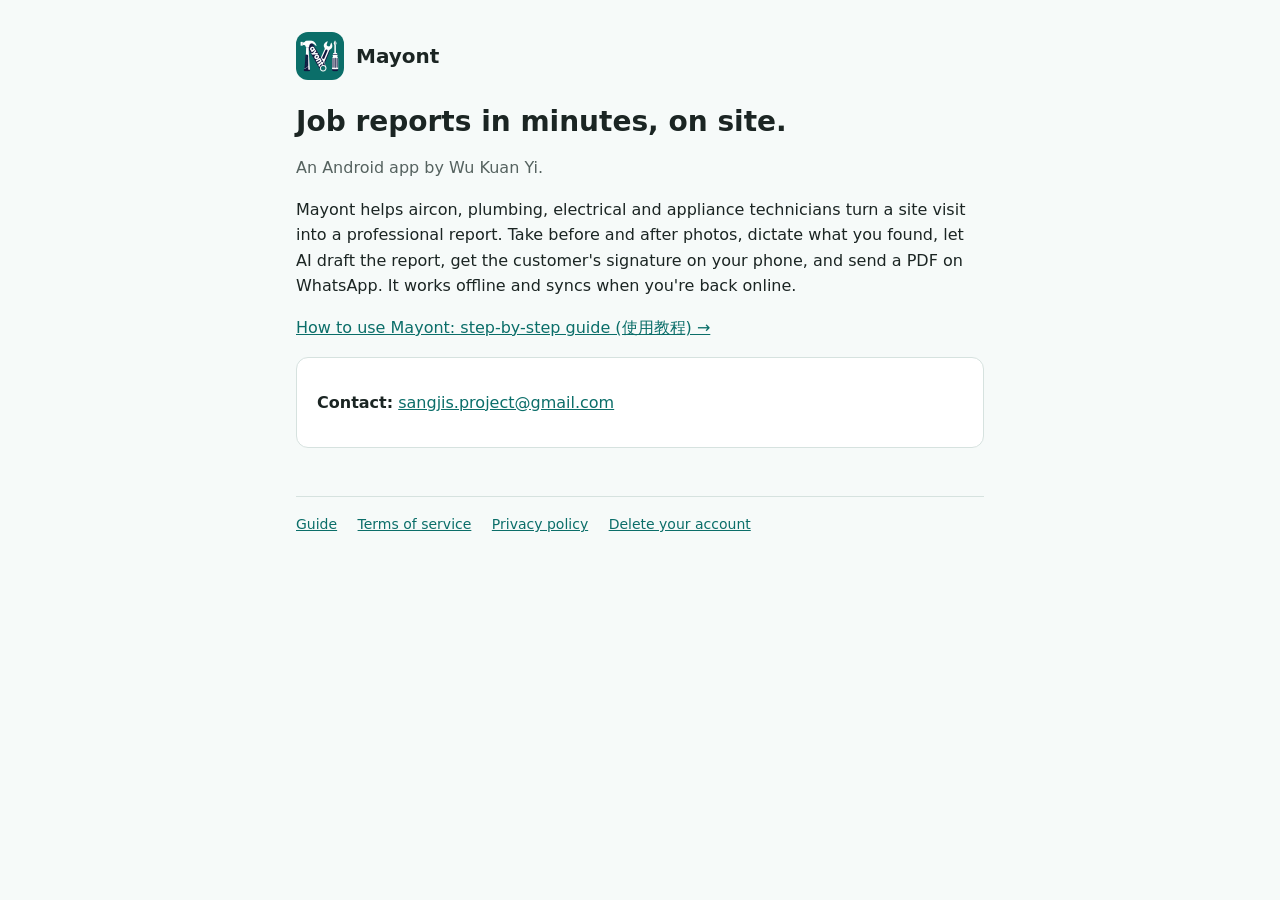
<file: index.html>
<!doctype html>
<html lang="en">
<head>
  <meta charset="utf-8">
  <meta name="viewport" content="width=device-width, initial-scale=1">
  <title>Mayont</title>
  <meta name="description" content="Mayont: job reports for on-site technicians.">
  <link rel="icon" href="icon.png">
  <link rel="stylesheet" href="style.css">
</head>
<body>
<main>
  <header><img src="icon.png" alt=""><a href="./">Mayont</a></header>
  <h1>Job reports in minutes, on site.</h1>
  <p class="muted">An Android app by Wu Kuan Yi.</p>
  <p>Mayont helps aircon, plumbing, electrical and appliance technicians turn a site visit
    into a professional report. Take before and after photos, dictate what you found, let AI
    draft the report, get the customer's signature on your phone, and send a PDF on WhatsApp.
    It works offline and syncs when you're back online.</p>
  <p><a href="guide.html">How to use Mayont: step-by-step guide (使用教程) →</a></p>
  <div class="card">
    <p><strong>Contact:</strong> <a href="mailto:sangjis.project@gmail.com">sangjis.project@gmail.com</a></p>
  </div>
  <footer>
    <a href="guide.html">Guide</a>
    <a href="terms.html">Terms of service</a>
    <a href="privacy.html">Privacy policy</a>
    <a href="delete-account.html">Delete your account</a>
  </footer>
</main>
</body>
</html>
</file>
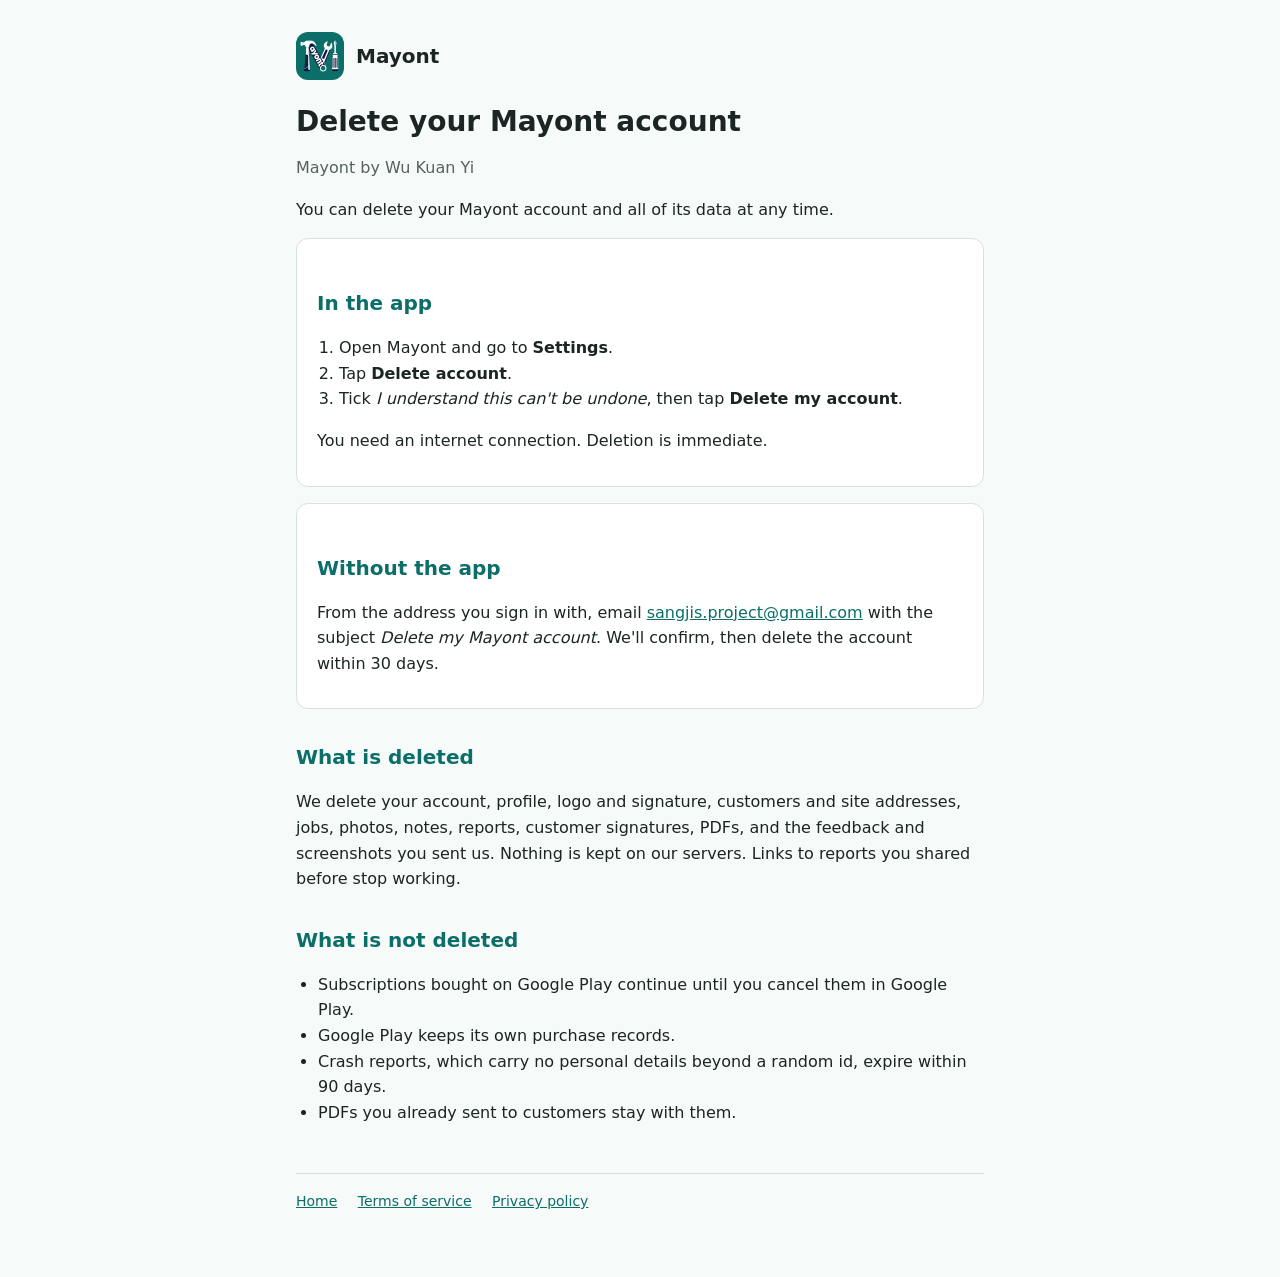
<file: delete-account.html>
<!doctype html>
<html lang="en">
<head>
  <meta charset="utf-8">
  <meta name="viewport" content="width=device-width, initial-scale=1">
  <title>Delete Your Account · Mayont</title>
  <meta name="description" content="How to delete your Mayont account and all of its data.">
  <link rel="icon" href="icon.png">
  <link rel="stylesheet" href="style.css">
</head>
<body>
<main>
  <header><img src="icon.png" alt=""><a href="./">Mayont</a></header>
  <h1>Delete your Mayont account</h1>
  <p class="muted">Mayont by Wu Kuan Yi</p>
  <p>You can delete your Mayont account and all of its data at any time.</p>

  <div class="card">
    <h2>In the app</h2>
    <ol>
      <li>Open Mayont and go to <strong>Settings</strong>.</li>
      <li>Tap <strong>Delete account</strong>.</li>
      <li>Tick <em>I understand this can't be undone</em>, then tap
        <strong>Delete my account</strong>.</li>
    </ol>
    <p>You need an internet connection. Deletion is immediate.</p>
  </div>

  <div class="card">
    <h2>Without the app</h2>
    <p>From the address you sign in with, email
      <a href="mailto:sangjis.project@gmail.com?subject=Delete%20my%20Mayont%20account">sangjis.project@gmail.com</a>
      with the subject <em>Delete my Mayont account</em>. We'll confirm, then delete the
      account within 30 days.</p>
  </div>

  <h2>What is deleted</h2>
  <p>We delete your account, profile, logo and signature, customers and site addresses, jobs,
    photos, notes, reports, customer signatures, PDFs, and the feedback and screenshots you
    sent us. Nothing is kept on our servers.
    Links to reports you shared before stop working.</p>

  <h2>What is not deleted</h2>
  <ul>
    <li>Subscriptions bought on Google Play continue until you cancel them in Google Play.</li>
    <li>Google Play keeps its own purchase records.</li>
    <li>Crash reports, which carry no personal details beyond a random id, expire within 90
      days.</li>
    <li>PDFs you already sent to customers stay with them.</li>
  </ul>

  <footer>
    <a href="./">Home</a>
    <a href="terms.html">Terms of service</a>
    <a href="privacy.html">Privacy policy</a>
  </footer>
</main>
</body>
</html>
</file>
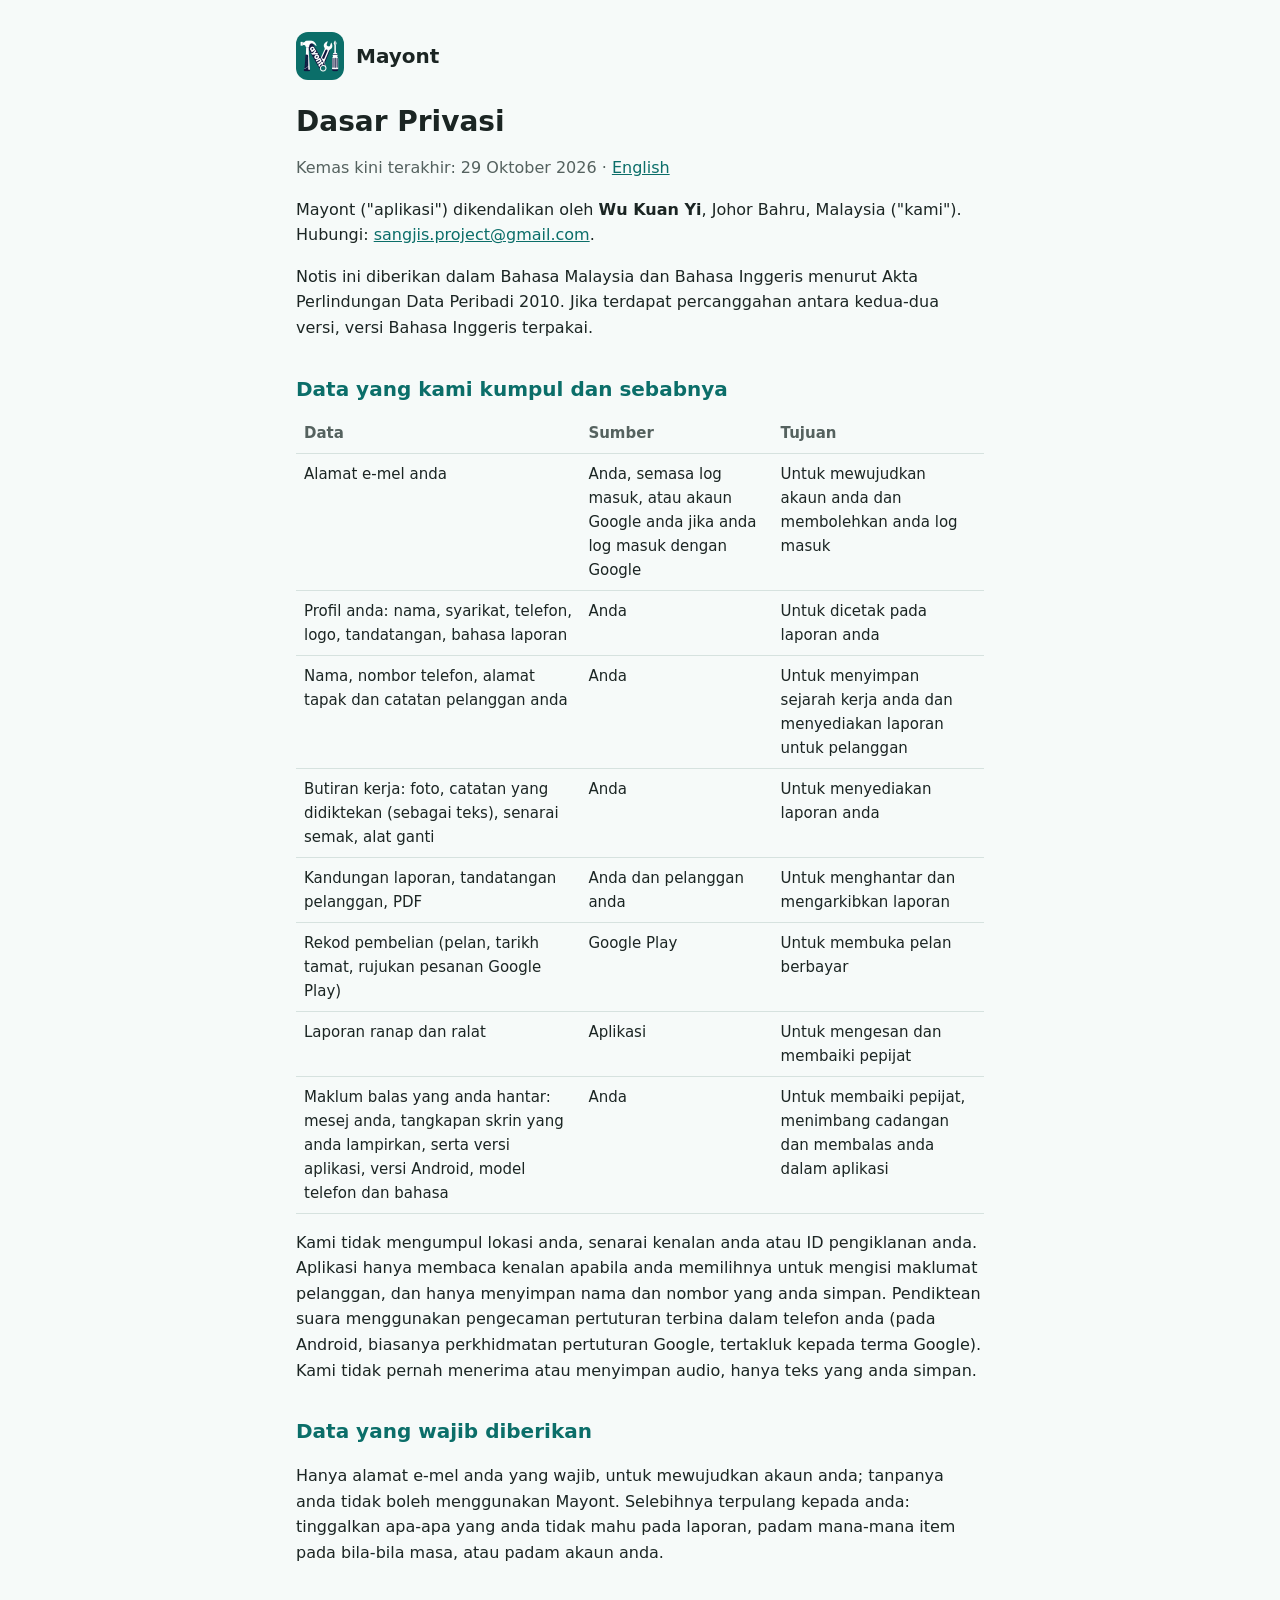
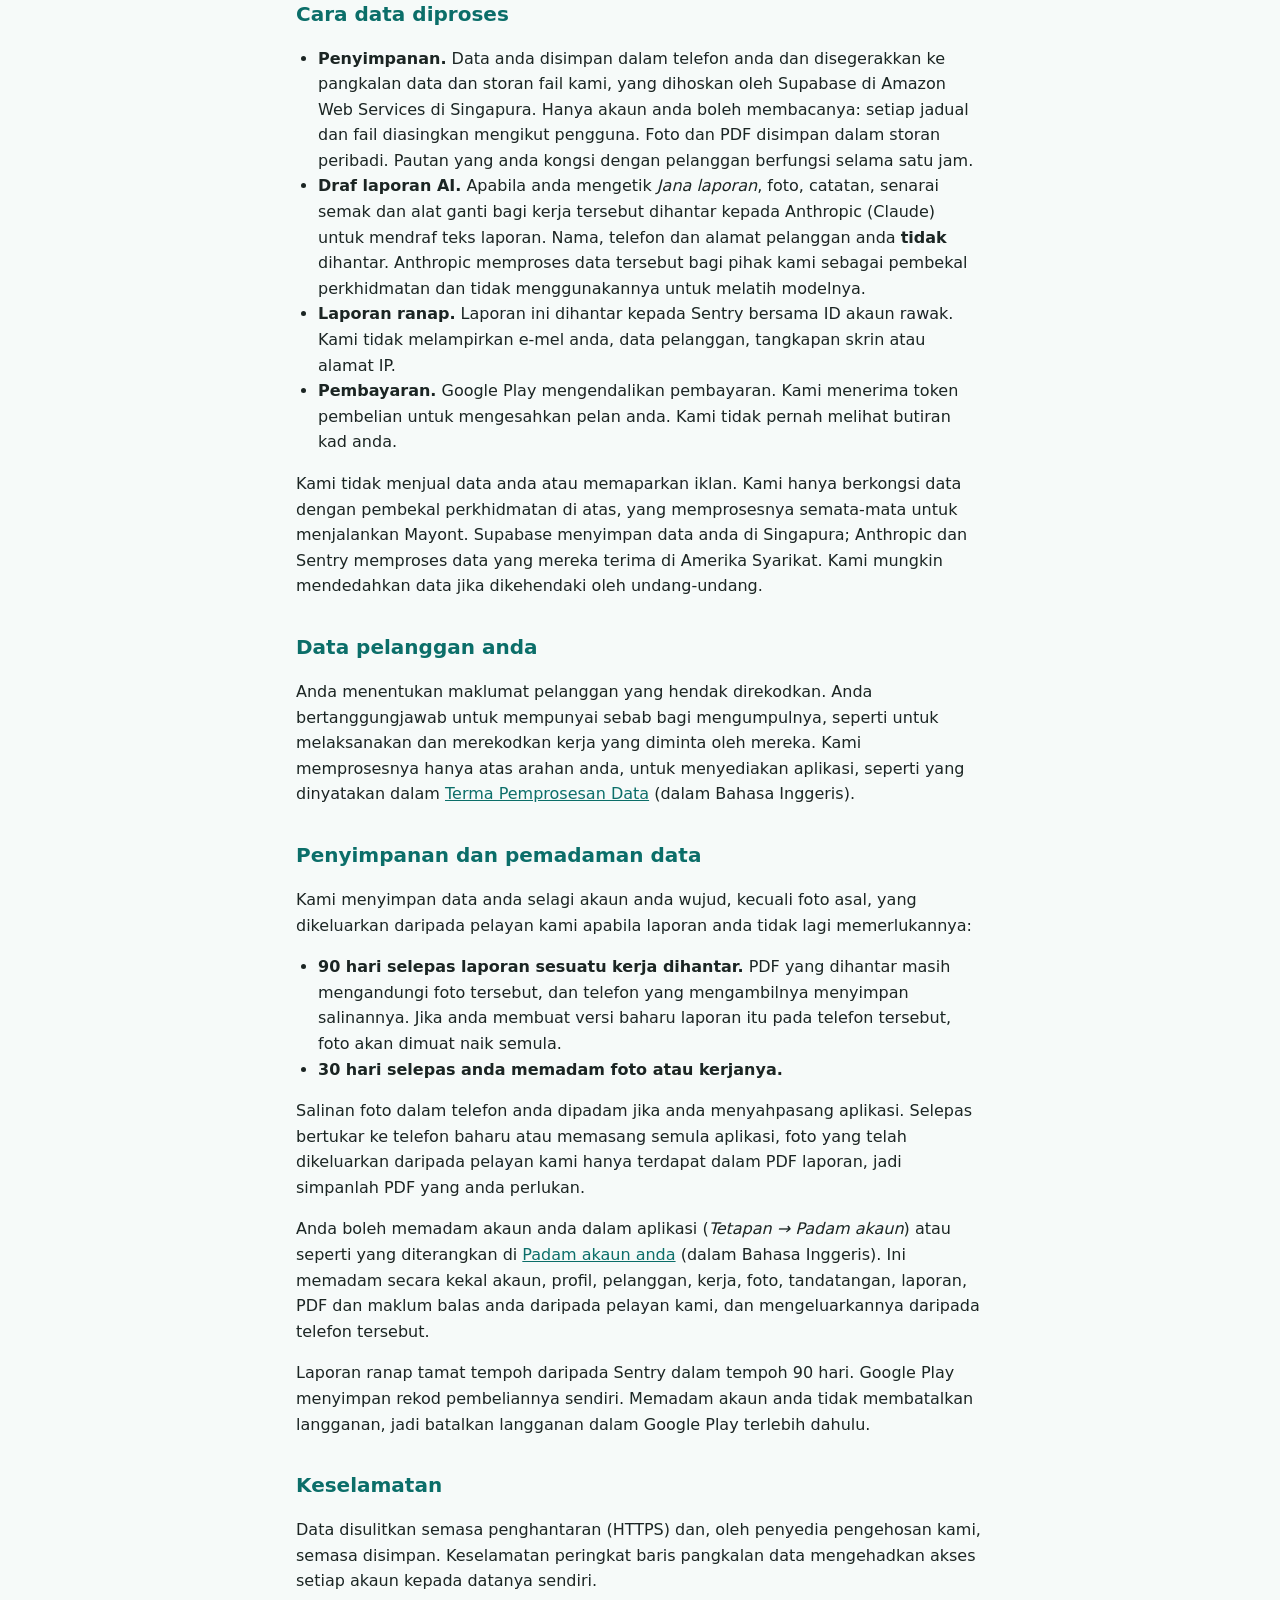
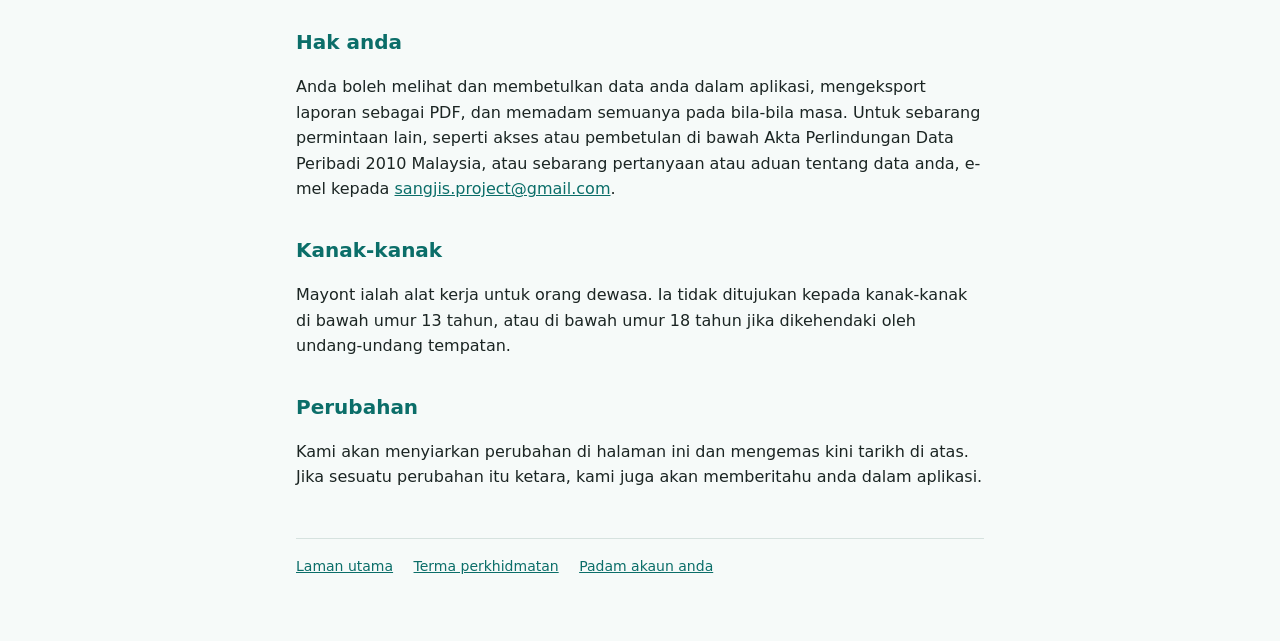
<file: privacy-ms.html>
<!doctype html>
<html lang="ms">
<head>
  <meta charset="utf-8">
  <meta name="viewport" content="width=device-width, initial-scale=1">
  <title>Dasar Privasi · Mayont</title>
  <meta name="description" content="Cara Mayont mengumpul, menggunakan dan memadam data anda.">
  <link rel="icon" href="icon.png">
  <link rel="alternate" hreflang="en" href="privacy.html">
  <link rel="stylesheet" href="style.css">
</head>
<body>
<main>
  <header><img src="icon.png" alt=""><a href="./">Mayont</a></header>
  <h1>Dasar Privasi</h1>
  <p class="muted">Kemas kini terakhir: 29 Oktober 2026 ·
    <a href="privacy.html" hreflang="en" lang="en">English</a></p>

  <p>Mayont ("aplikasi") dikendalikan oleh <strong>Wu Kuan Yi</strong>, Johor Bahru, Malaysia
    ("kami"). Hubungi: <a href="mailto:sangjis.project@gmail.com">sangjis.project@gmail.com</a>.</p>
  <p>Notis ini diberikan dalam Bahasa Malaysia dan Bahasa Inggeris menurut Akta Perlindungan
    Data Peribadi 2010. Jika terdapat percanggahan antara kedua-dua versi, versi Bahasa Inggeris
    terpakai.</p>

  <h2>Data yang kami kumpul dan sebabnya</h2>
  <table>
    <thead><tr><th>Data</th><th>Sumber</th><th>Tujuan</th></tr></thead>
    <tbody>
      <tr><td>Alamat e-mel anda</td><td>Anda, semasa log masuk, atau akaun Google anda jika anda log masuk dengan Google</td><td>Untuk mewujudkan akaun anda dan membolehkan anda log masuk</td></tr>
      <tr><td>Profil anda: nama, syarikat, telefon, logo, tandatangan, bahasa laporan</td><td>Anda</td><td>Untuk dicetak pada laporan anda</td></tr>
      <tr><td>Nama, nombor telefon, alamat tapak dan catatan pelanggan anda</td><td>Anda</td><td>Untuk menyimpan sejarah kerja anda dan menyediakan laporan untuk pelanggan</td></tr>
      <tr><td>Butiran kerja: foto, catatan yang didiktekan (sebagai teks), senarai semak, alat ganti</td><td>Anda</td><td>Untuk menyediakan laporan anda</td></tr>
      <tr><td>Kandungan laporan, tandatangan pelanggan, PDF</td><td>Anda dan pelanggan anda</td><td>Untuk menghantar dan mengarkibkan laporan</td></tr>
      <tr><td>Rekod pembelian (pelan, tarikh tamat, rujukan pesanan Google Play)</td><td>Google Play</td><td>Untuk membuka pelan berbayar</td></tr>
      <tr><td>Laporan ranap dan ralat</td><td>Aplikasi</td><td>Untuk mengesan dan membaiki pepijat</td></tr>
      <tr><td>Maklum balas yang anda hantar: mesej anda, tangkapan skrin yang anda lampirkan, serta versi aplikasi, versi Android, model telefon dan bahasa</td><td>Anda</td><td>Untuk membaiki pepijat, menimbang cadangan dan membalas anda dalam aplikasi</td></tr>
    </tbody>
  </table>
  <p>Kami tidak mengumpul lokasi anda, senarai kenalan anda atau ID pengiklanan anda. Aplikasi
    hanya membaca kenalan apabila anda memilihnya untuk mengisi maklumat pelanggan, dan hanya
    menyimpan nama dan nombor yang anda simpan. Pendiktean suara menggunakan pengecaman
    pertuturan terbina dalam telefon anda (pada Android, biasanya perkhidmatan pertuturan
    Google, tertakluk kepada terma Google). Kami tidak pernah menerima atau menyimpan audio,
    hanya teks yang anda simpan.</p>

  <h2>Data yang wajib diberikan</h2>
  <p>Hanya alamat e-mel anda yang wajib, untuk mewujudkan akaun anda; tanpanya anda tidak boleh
    menggunakan Mayont. Selebihnya terpulang kepada anda: tinggalkan apa-apa yang anda tidak
    mahu pada laporan, padam mana-mana item pada bila-bila masa, atau padam akaun anda.</p>

  <h2>Cara data diproses</h2>
  <ul>
    <li><strong>Penyimpanan.</strong> Data anda disimpan dalam telefon anda dan disegerakkan ke
      pangkalan data dan storan fail kami, yang dihoskan oleh Supabase di Amazon Web Services di
      Singapura. Hanya akaun anda boleh membacanya: setiap jadual dan fail diasingkan mengikut
      pengguna. Foto dan PDF disimpan dalam storan peribadi. Pautan yang anda kongsi dengan
      pelanggan berfungsi selama satu jam.</li>
    <li><strong>Draf laporan AI.</strong> Apabila anda mengetik <em>Jana laporan</em>, foto,
      catatan, senarai semak dan alat ganti bagi kerja tersebut dihantar kepada Anthropic
      (Claude) untuk mendraf teks laporan. Nama, telefon dan alamat pelanggan anda
      <strong>tidak</strong> dihantar. Anthropic memproses data tersebut bagi pihak kami sebagai
      pembekal perkhidmatan dan tidak menggunakannya untuk melatih modelnya.</li>
    <li><strong>Laporan ranap.</strong> Laporan ini dihantar kepada Sentry bersama ID akaun
      rawak. Kami tidak melampirkan e-mel anda, data pelanggan, tangkapan skrin atau alamat
      IP.</li>
    <li><strong>Pembayaran.</strong> Google Play mengendalikan pembayaran. Kami menerima token
      pembelian untuk mengesahkan pelan anda. Kami tidak pernah melihat butiran kad anda.</li>
  </ul>
  <p>Kami tidak menjual data anda atau memaparkan iklan. Kami hanya berkongsi data dengan
    pembekal perkhidmatan di atas, yang memprosesnya semata-mata untuk menjalankan Mayont.
    Supabase menyimpan data anda di Singapura; Anthropic dan Sentry memproses data yang mereka
    terima di Amerika Syarikat. Kami mungkin mendedahkan data jika dikehendaki oleh
    undang-undang.</p>

  <h2>Data pelanggan anda</h2>
  <p>Anda menentukan maklumat pelanggan yang hendak direkodkan. Anda bertanggungjawab untuk
    mempunyai sebab bagi mengumpulnya, seperti untuk melaksanakan dan merekodkan kerja yang
    diminta oleh mereka. Kami memprosesnya hanya atas arahan anda, untuk menyediakan aplikasi,
    seperti yang dinyatakan dalam <a href="terms.html#data-processing">Terma Pemprosesan
    Data</a> (dalam Bahasa Inggeris).</p>

  <h2>Penyimpanan dan pemadaman data</h2>
  <p>Kami menyimpan data anda selagi akaun anda wujud, kecuali foto asal, yang dikeluarkan
    daripada pelayan kami apabila laporan anda tidak lagi memerlukannya:</p>
  <ul>
    <li><strong>90 hari selepas laporan sesuatu kerja dihantar.</strong> PDF yang dihantar masih
      mengandungi foto tersebut, dan telefon yang mengambilnya menyimpan salinannya. Jika anda
      membuat versi baharu laporan itu pada telefon tersebut, foto akan dimuat naik semula.</li>
    <li><strong>30 hari selepas anda memadam foto atau kerjanya.</strong></li>
  </ul>
  <p>Salinan foto dalam telefon anda dipadam jika anda menyahpasang aplikasi. Selepas bertukar ke
    telefon baharu atau memasang semula aplikasi, foto yang telah dikeluarkan daripada pelayan
    kami hanya terdapat dalam PDF laporan, jadi simpanlah PDF yang anda perlukan.</p>
  <p>Anda boleh memadam akaun anda dalam aplikasi (<em>Tetapan → Padam akaun</em>) atau seperti
    yang diterangkan di <a href="delete-account.html">Padam akaun anda</a> (dalam Bahasa
    Inggeris). Ini memadam secara kekal akaun, profil, pelanggan, kerja, foto, tandatangan,
    laporan, PDF dan maklum balas anda daripada pelayan kami, dan mengeluarkannya daripada
    telefon tersebut.</p>
  <p>Laporan ranap tamat tempoh daripada Sentry dalam tempoh 90 hari. Google Play menyimpan rekod
    pembeliannya sendiri. Memadam akaun anda tidak membatalkan langganan, jadi batalkan
    langganan dalam Google Play terlebih dahulu.</p>

  <h2>Keselamatan</h2>
  <p>Data disulitkan semasa penghantaran (HTTPS) dan, oleh penyedia pengehosan kami, semasa
    disimpan. Keselamatan peringkat baris pangkalan data mengehadkan akses setiap akaun kepada
    datanya sendiri.</p>

  <h2>Hak anda</h2>
  <p>Anda boleh melihat dan membetulkan data anda dalam aplikasi, mengeksport laporan sebagai
    PDF, dan memadam semuanya pada bila-bila masa. Untuk sebarang permintaan lain, seperti akses
    atau pembetulan di bawah Akta Perlindungan Data Peribadi 2010 Malaysia, atau sebarang
    pertanyaan atau aduan tentang data anda, e-mel kepada
    <a href="mailto:sangjis.project@gmail.com">sangjis.project@gmail.com</a>.</p>

  <h2>Kanak-kanak</h2>
  <p>Mayont ialah alat kerja untuk orang dewasa. Ia tidak ditujukan kepada kanak-kanak di bawah
    umur 13 tahun, atau di bawah umur 18 tahun jika dikehendaki oleh undang-undang tempatan.</p>

  <h2>Perubahan</h2>
  <p>Kami akan menyiarkan perubahan di halaman ini dan mengemas kini tarikh di atas. Jika sesuatu
    perubahan itu ketara, kami juga akan memberitahu anda dalam aplikasi.</p>

  <footer>
    <a href="./">Laman utama</a>
    <a href="terms.html">Terma perkhidmatan</a>
    <a href="delete-account.html">Padam akaun anda</a>
  </footer>
</main>
</body>
</html>
</file>
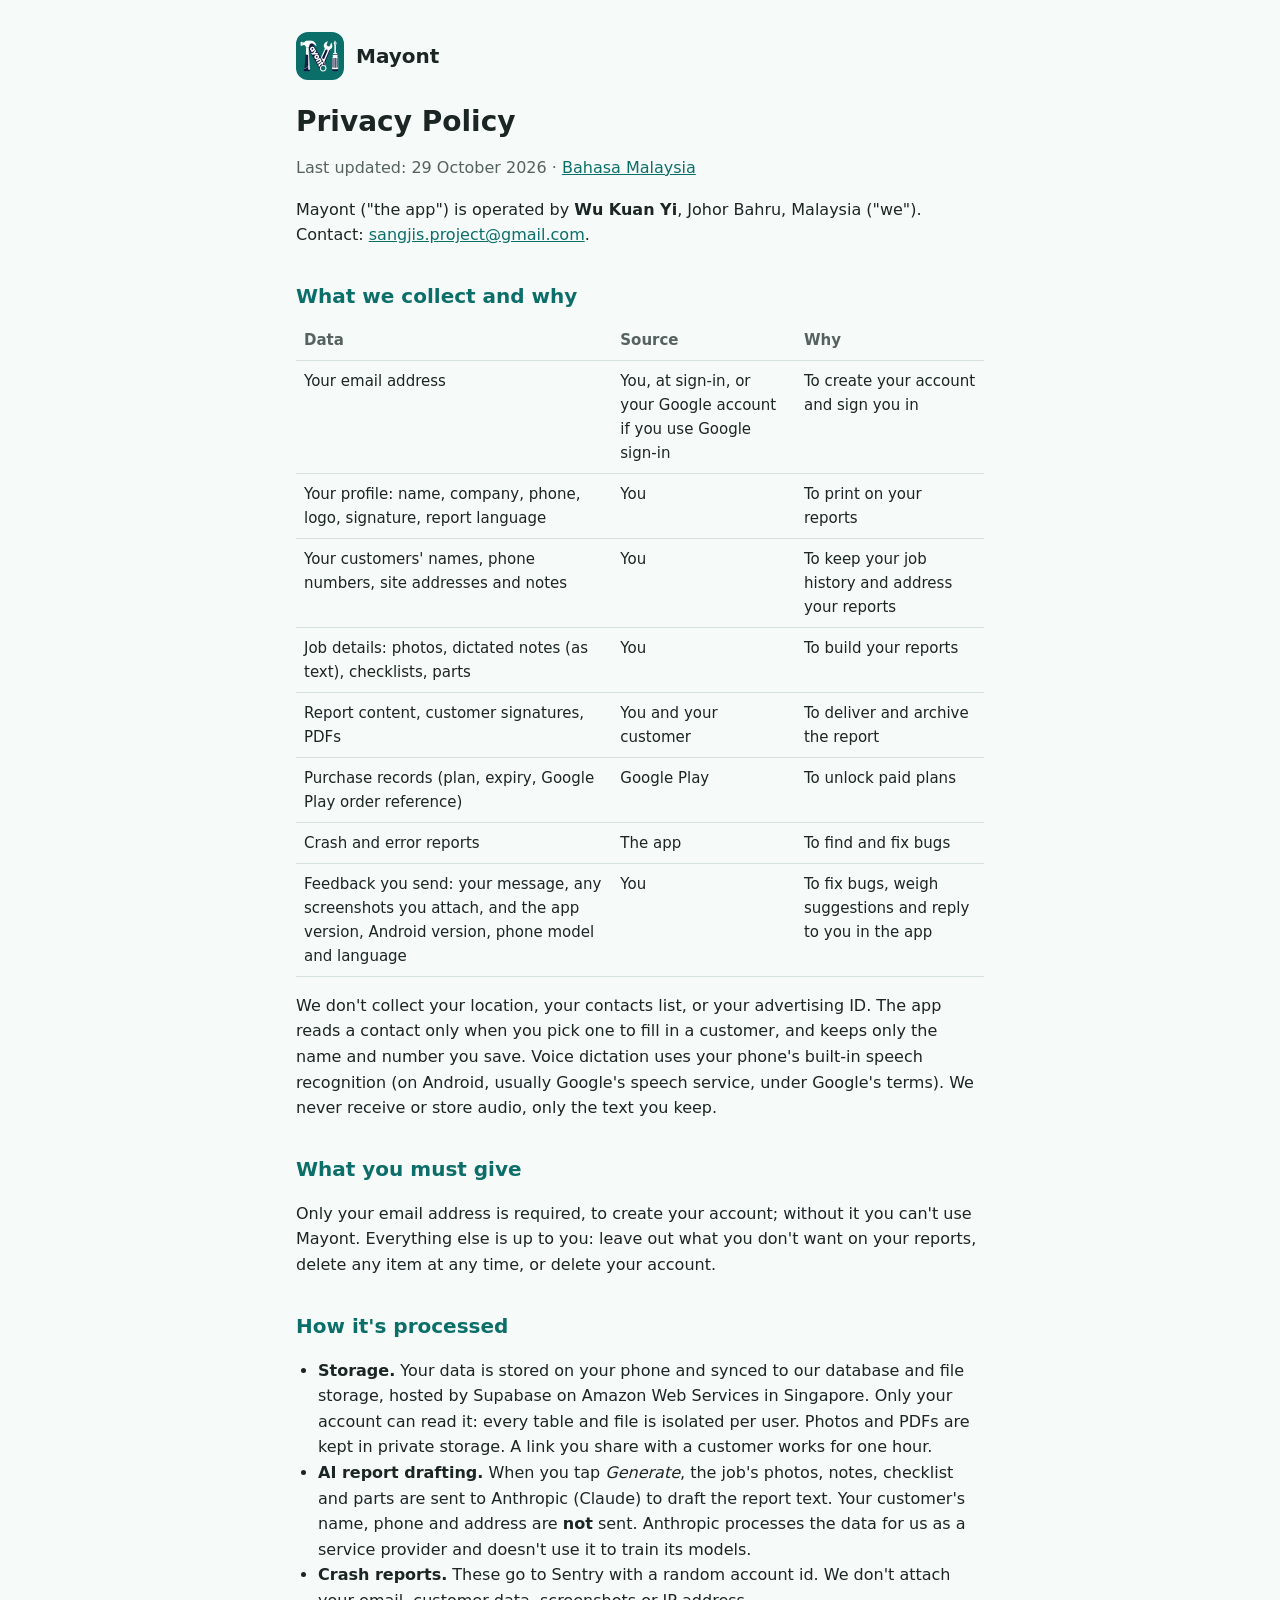
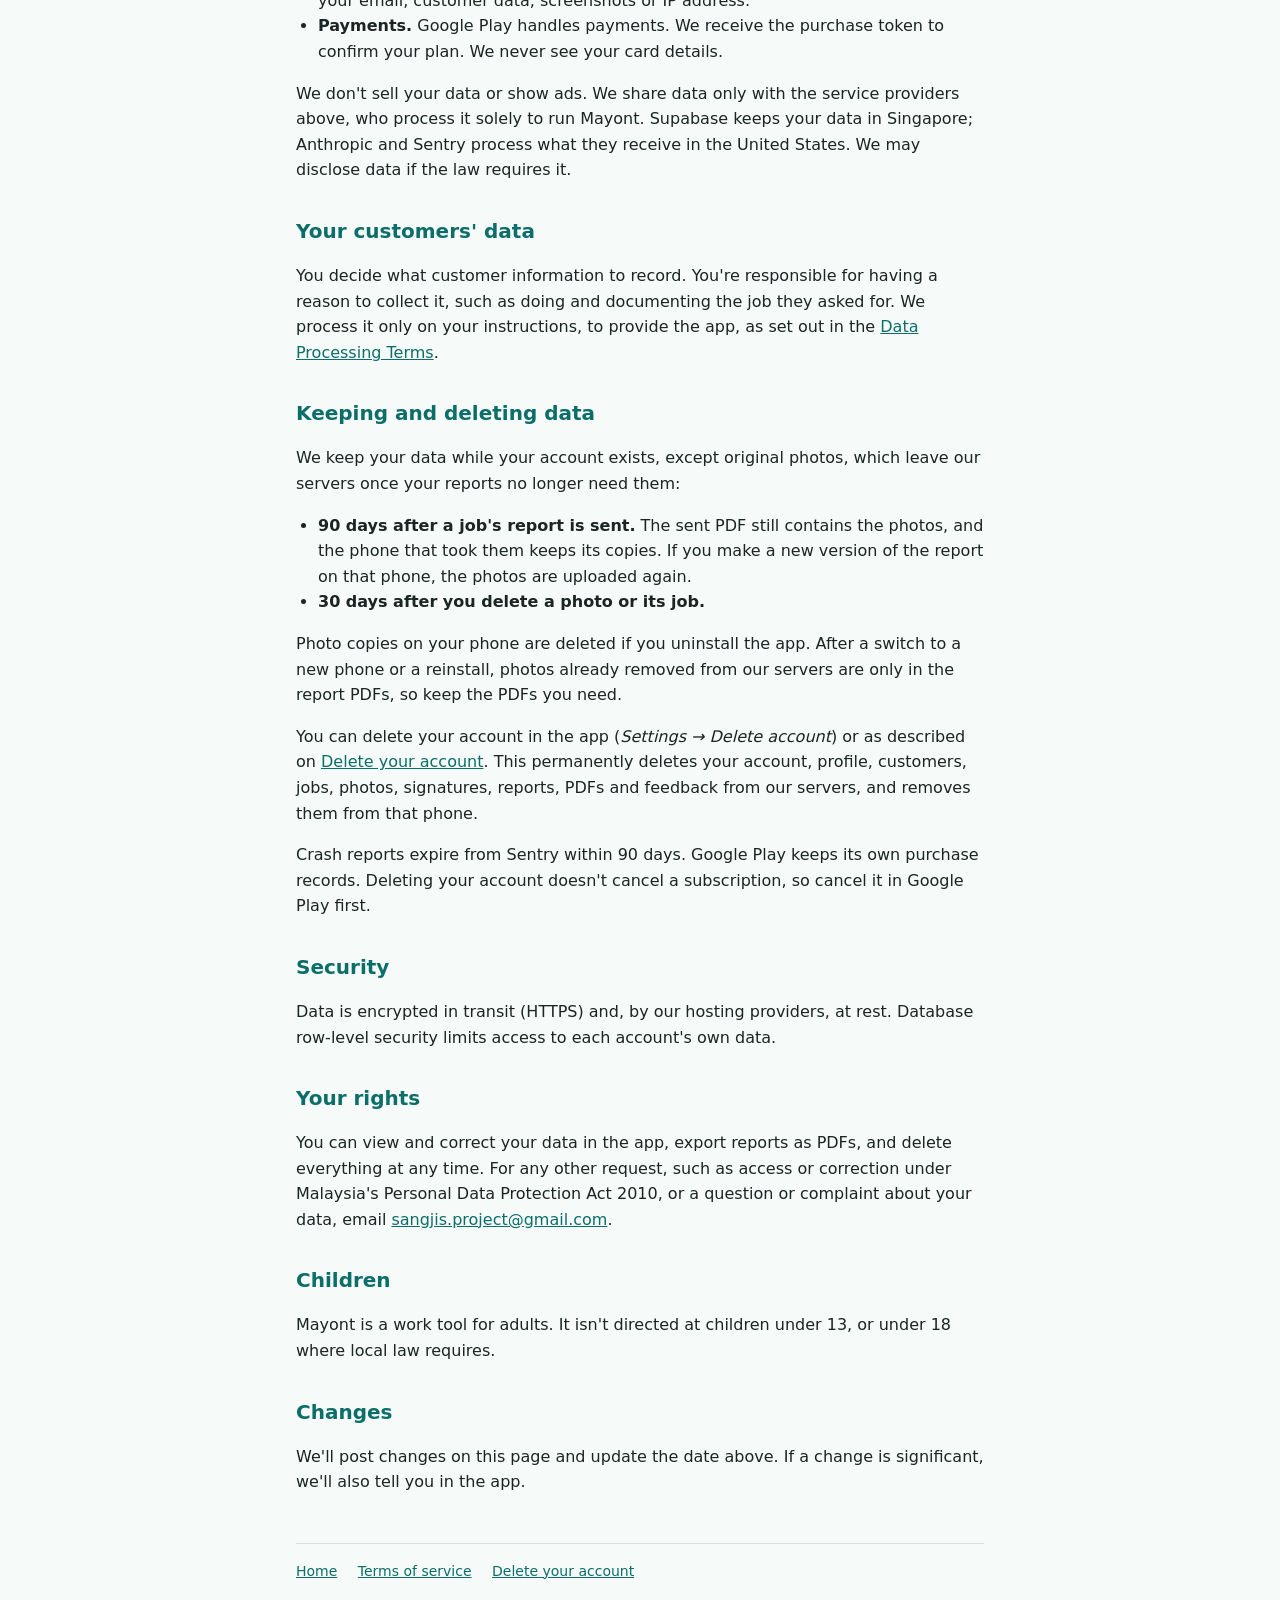
<file: privacy.html>
<!doctype html>
<html lang="en">
<head>
  <meta charset="utf-8">
  <meta name="viewport" content="width=device-width, initial-scale=1">
  <title>Privacy Policy · Mayont</title>
  <meta name="description" content="How Mayont collects, uses and deletes your data.">
  <link rel="icon" href="icon.png">
  <link rel="alternate" hreflang="ms" href="privacy-ms.html">
  <link rel="stylesheet" href="style.css">
</head>
<body>
<main>
  <header><img src="icon.png" alt=""><a href="./">Mayont</a></header>
  <h1>Privacy Policy</h1>
  <p class="muted">Last updated: 29 October 2026 ·
    <a href="privacy-ms.html" hreflang="ms" lang="ms">Bahasa Malaysia</a></p>

  <p>Mayont ("the app") is operated by <strong>Wu Kuan Yi</strong>, Johor Bahru, Malaysia ("we").
    Contact: <a href="mailto:sangjis.project@gmail.com">sangjis.project@gmail.com</a>.</p>

  <h2>What we collect and why</h2>
  <table>
    <thead><tr><th>Data</th><th>Source</th><th>Why</th></tr></thead>
    <tbody>
      <tr><td>Your email address</td><td>You, at sign-in, or your Google account if you use Google sign-in</td><td>To create your account and sign you in</td></tr>
      <tr><td>Your profile: name, company, phone, logo, signature, report language</td><td>You</td><td>To print on your reports</td></tr>
      <tr><td>Your customers' names, phone numbers, site addresses and notes</td><td>You</td><td>To keep your job history and address your reports</td></tr>
      <tr><td>Job details: photos, dictated notes (as text), checklists, parts</td><td>You</td><td>To build your reports</td></tr>
      <tr><td>Report content, customer signatures, PDFs</td><td>You and your customer</td><td>To deliver and archive the report</td></tr>
      <tr><td>Purchase records (plan, expiry, Google Play order reference)</td><td>Google Play</td><td>To unlock paid plans</td></tr>
      <tr><td>Crash and error reports</td><td>The app</td><td>To find and fix bugs</td></tr>
      <tr><td>Feedback you send: your message, any screenshots you attach, and the app version, Android version, phone model and language</td><td>You</td><td>To fix bugs, weigh suggestions and reply to you in the app</td></tr>
    </tbody>
  </table>
  <p>We don't collect your location, your contacts list, or your advertising ID. The app reads a
    contact only when you pick one to fill in a customer, and keeps only the name and number you
    save. Voice dictation uses your phone's built-in speech recognition (on Android, usually
    Google's speech service, under Google's terms). We never receive or store audio, only the
    text you keep.</p>

  <h2>What you must give</h2>
  <p>Only your email address is required, to create your account; without it you can't use
    Mayont. Everything else is up to you: leave out what you don't want on your reports, delete
    any item at any time, or delete your account.</p>

  <h2>How it's processed</h2>
  <ul>
    <li><strong>Storage.</strong> Your data is stored on your phone and synced to our database
      and file storage, hosted by Supabase on Amazon Web Services in Singapore. Only your
      account can read it: every table and file is isolated per user. Photos and PDFs are kept
      in private storage. A link you share with a customer works for one hour.</li>
    <li><strong>AI report drafting.</strong> When you tap <em>Generate</em>, the job's photos,
      notes, checklist and parts are sent to Anthropic (Claude) to draft the report text. Your
      customer's name, phone and address are <strong>not</strong> sent. Anthropic processes
      the data for us as a service provider and doesn't use it to train its models.</li>
    <li><strong>Crash reports.</strong> These go to Sentry with a random account id. We don't
      attach your email, customer data, screenshots or IP address.</li>
    <li><strong>Payments.</strong> Google Play handles payments. We receive the purchase token
      to confirm your plan. We never see your card details.</li>
  </ul>
  <p>We don't sell your data or show ads. We share data only with the service providers above,
    who process it solely to run Mayont. Supabase keeps your data in Singapore; Anthropic and
    Sentry process what they receive in the United States. We may disclose data if the law
    requires it.</p>

  <h2>Your customers' data</h2>
  <p>You decide what customer information to record. You're responsible for having a reason to
    collect it, such as doing and documenting the job they asked for. We process it only on
    your instructions, to provide the app, as set out in the
    <a href="terms.html#data-processing">Data Processing Terms</a>.</p>

  <h2>Keeping and deleting data</h2>
  <p>We keep your data while your account exists, except original photos, which leave our
    servers once your reports no longer need them:</p>
  <ul>
    <li><strong>90 days after a job's report is sent.</strong> The sent PDF still contains the
      photos, and the phone that took them keeps its copies. If you make a new version of the
      report on that phone, the photos are uploaded again.</li>
    <li><strong>30 days after you delete a photo or its job.</strong></li>
  </ul>
  <p>Photo copies on your phone are deleted if you uninstall the app. After a switch to a new
    phone or a reinstall, photos already removed from our servers are only in the report PDFs,
    so keep the PDFs you need.</p>
  <p>You can delete your account in the app
    (<em>Settings → Delete account</em>) or as described on
    <a href="delete-account.html">Delete your account</a>. This permanently deletes your
    account, profile, customers, jobs, photos, signatures, reports, PDFs and feedback from our servers,
    and removes them from that phone.</p>
  <p>Crash reports expire from Sentry within 90 days. Google Play keeps its own purchase
    records. Deleting your account doesn't cancel a subscription, so cancel it in Google Play
    first.</p>

  <h2>Security</h2>
  <p>Data is encrypted in transit (HTTPS) and, by our hosting providers, at rest. Database
    row-level security limits access to each account's own data.</p>

  <h2>Your rights</h2>
  <p>You can view and correct your data in the app, export reports as PDFs, and delete
    everything at any time. For any other request, such as access or correction under
    Malaysia's Personal Data Protection Act 2010, or a question or complaint about your data,
    email
    <a href="mailto:sangjis.project@gmail.com">sangjis.project@gmail.com</a>.</p>

  <h2>Children</h2>
  <p>Mayont is a work tool for adults. It isn't directed at children under 13, or under 18
    where local law requires.</p>

  <h2>Changes</h2>
  <p>We'll post changes on this page and update the date above. If a change is significant,
    we'll also tell you in the app.</p>

  <footer>
    <a href="./">Home</a>
    <a href="terms.html">Terms of service</a>
    <a href="delete-account.html">Delete your account</a>
  </footer>
</main>
</body>
</html>
</file>
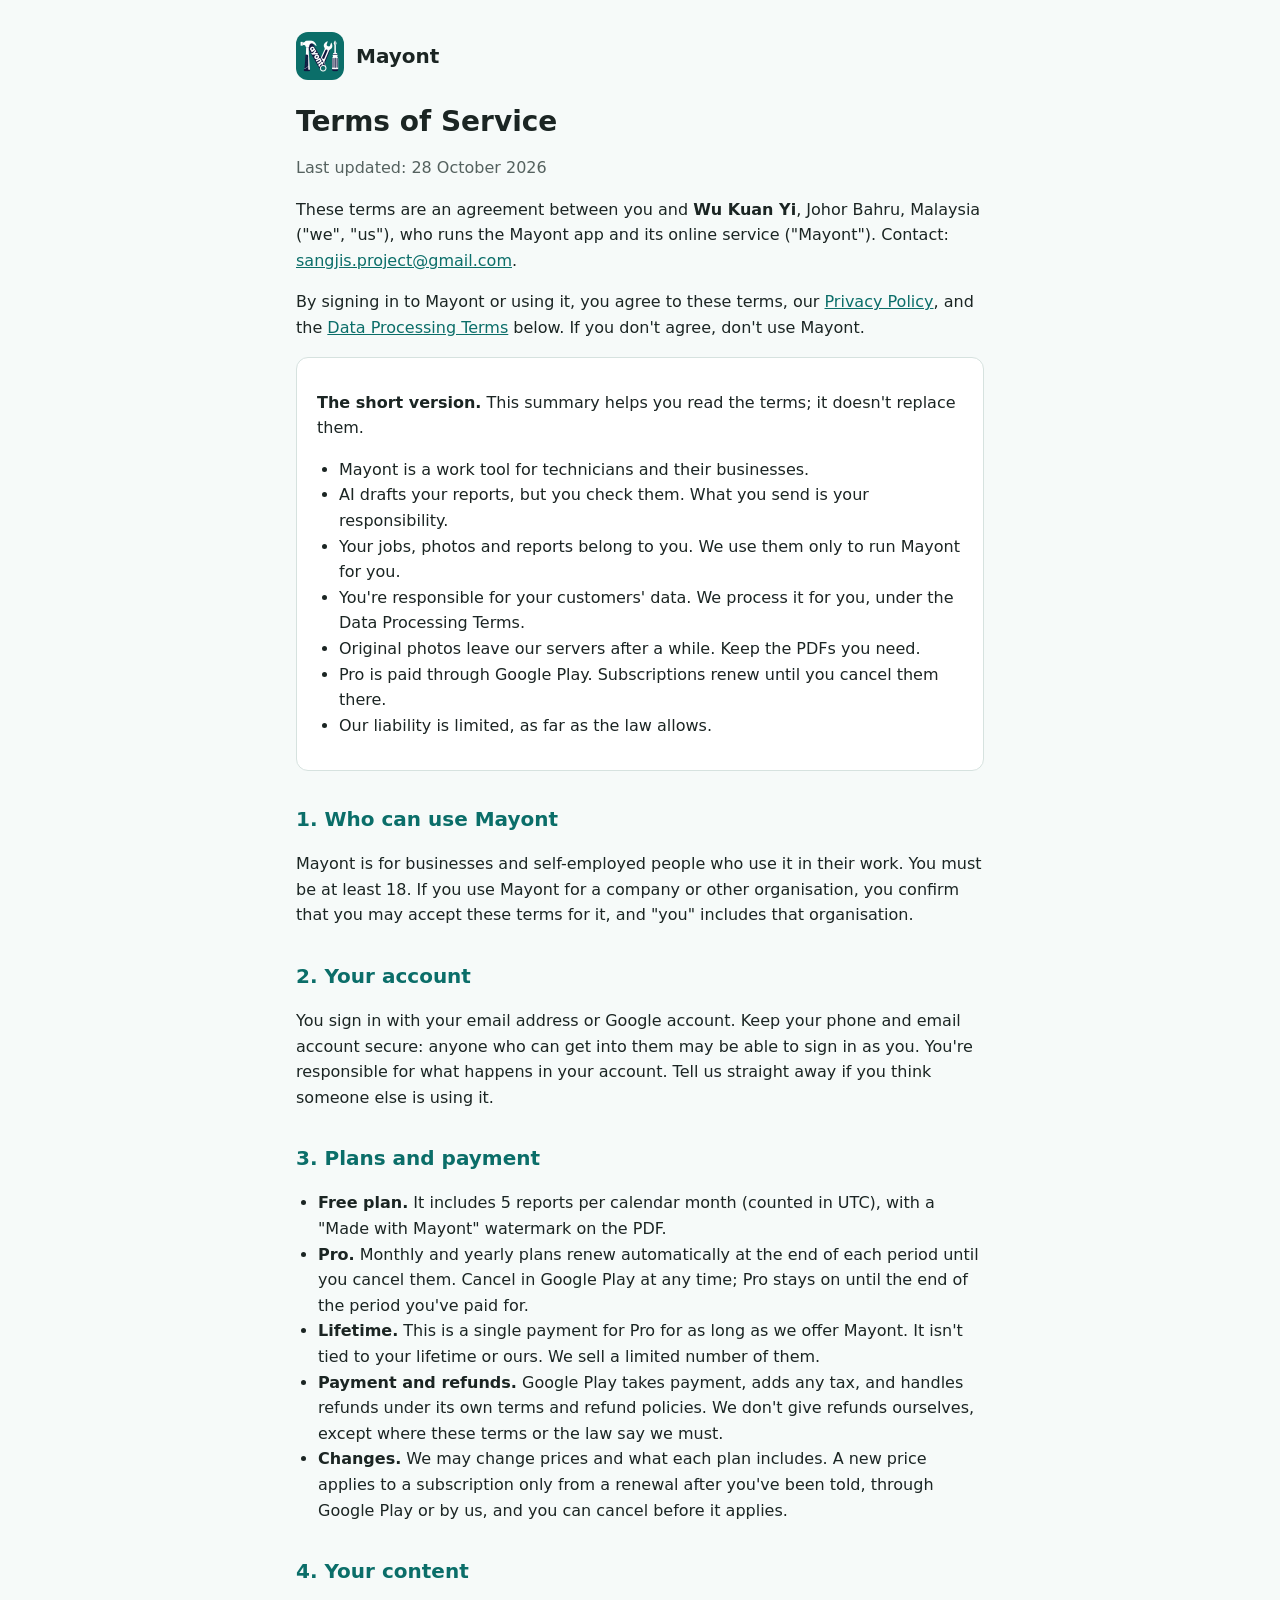
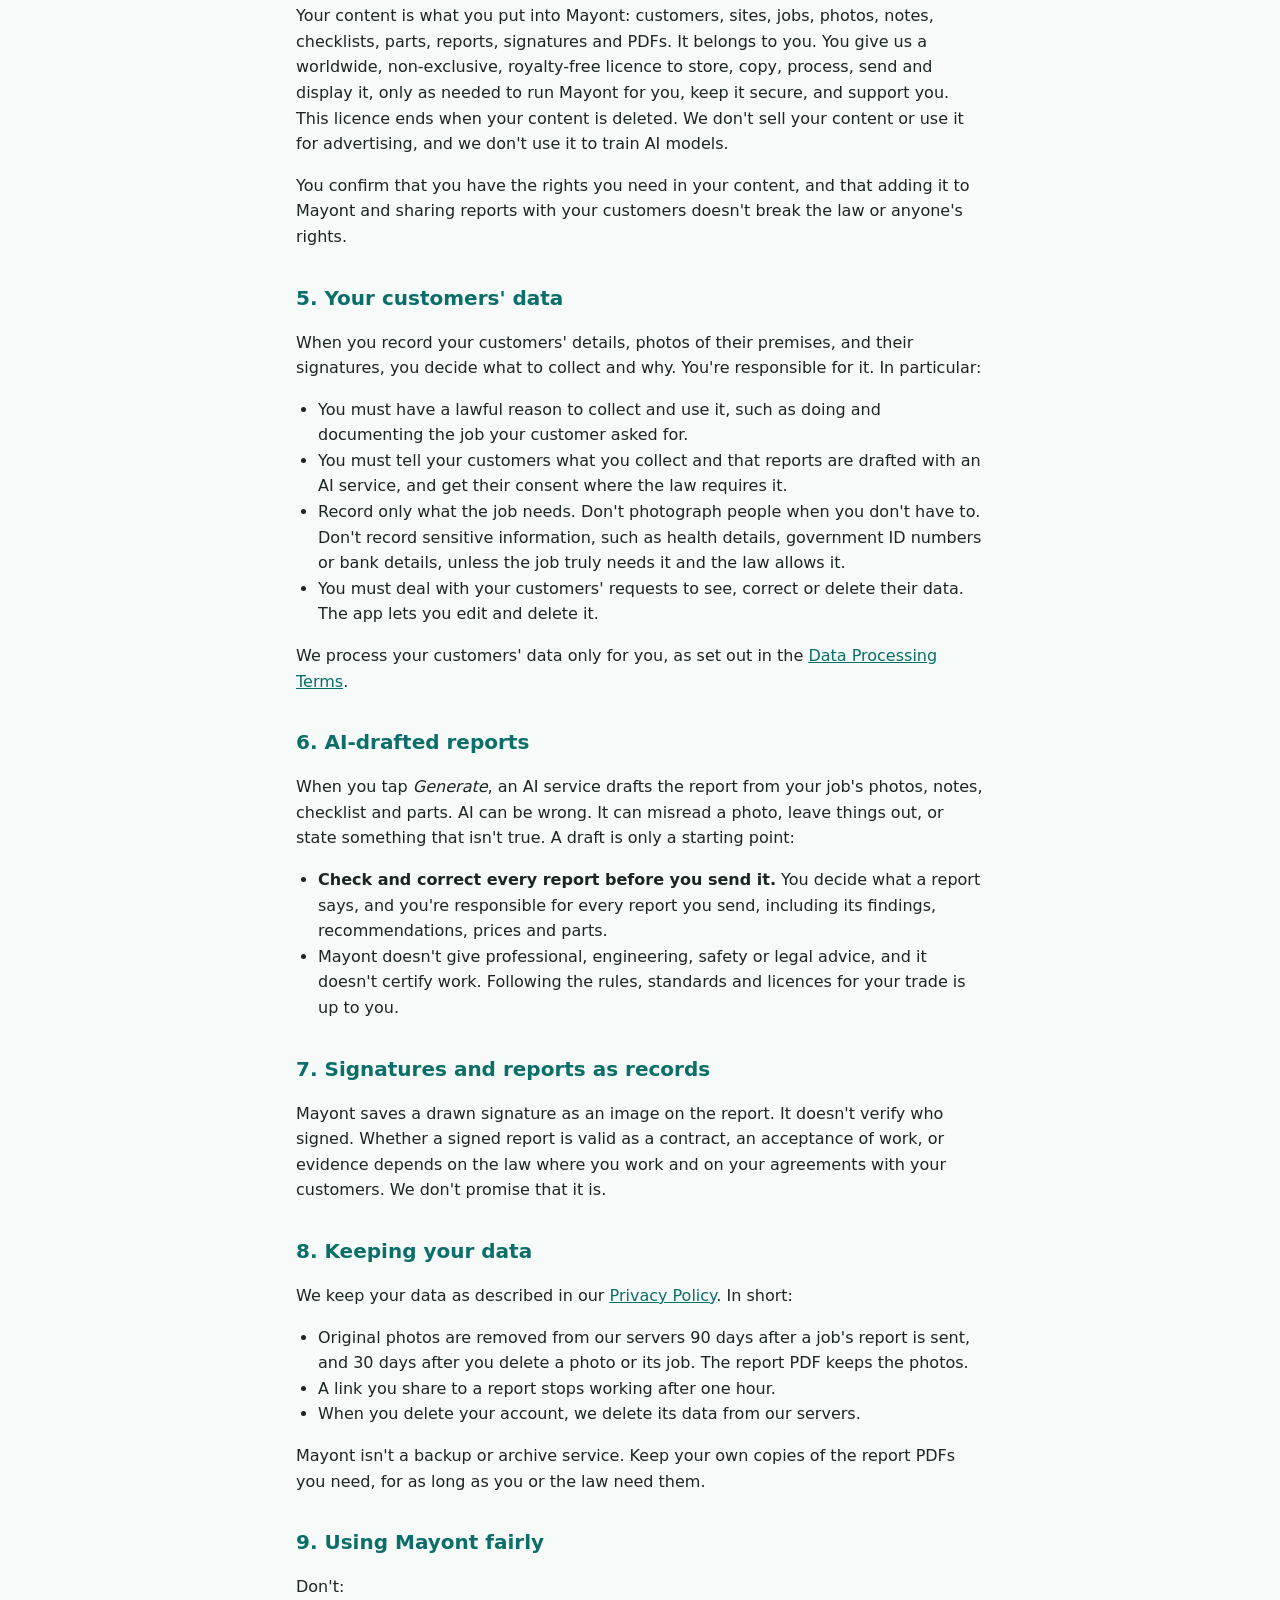
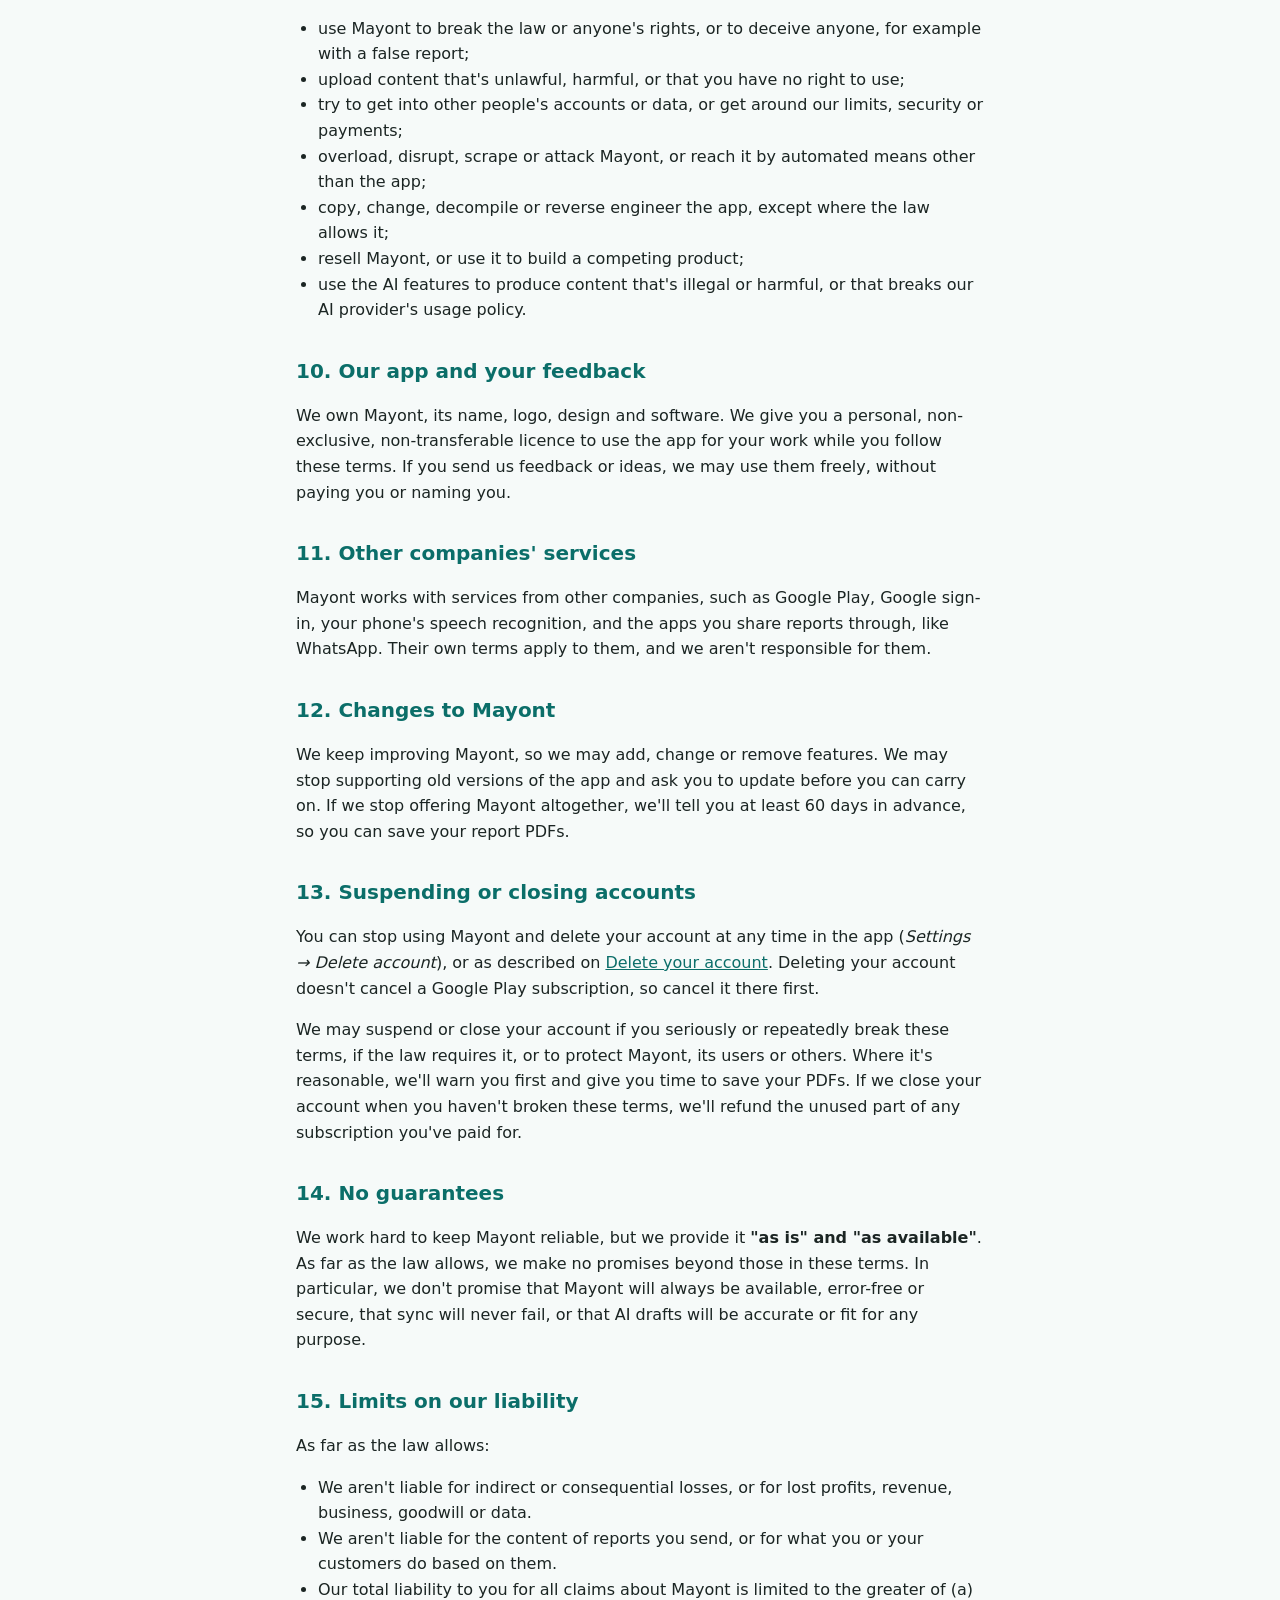
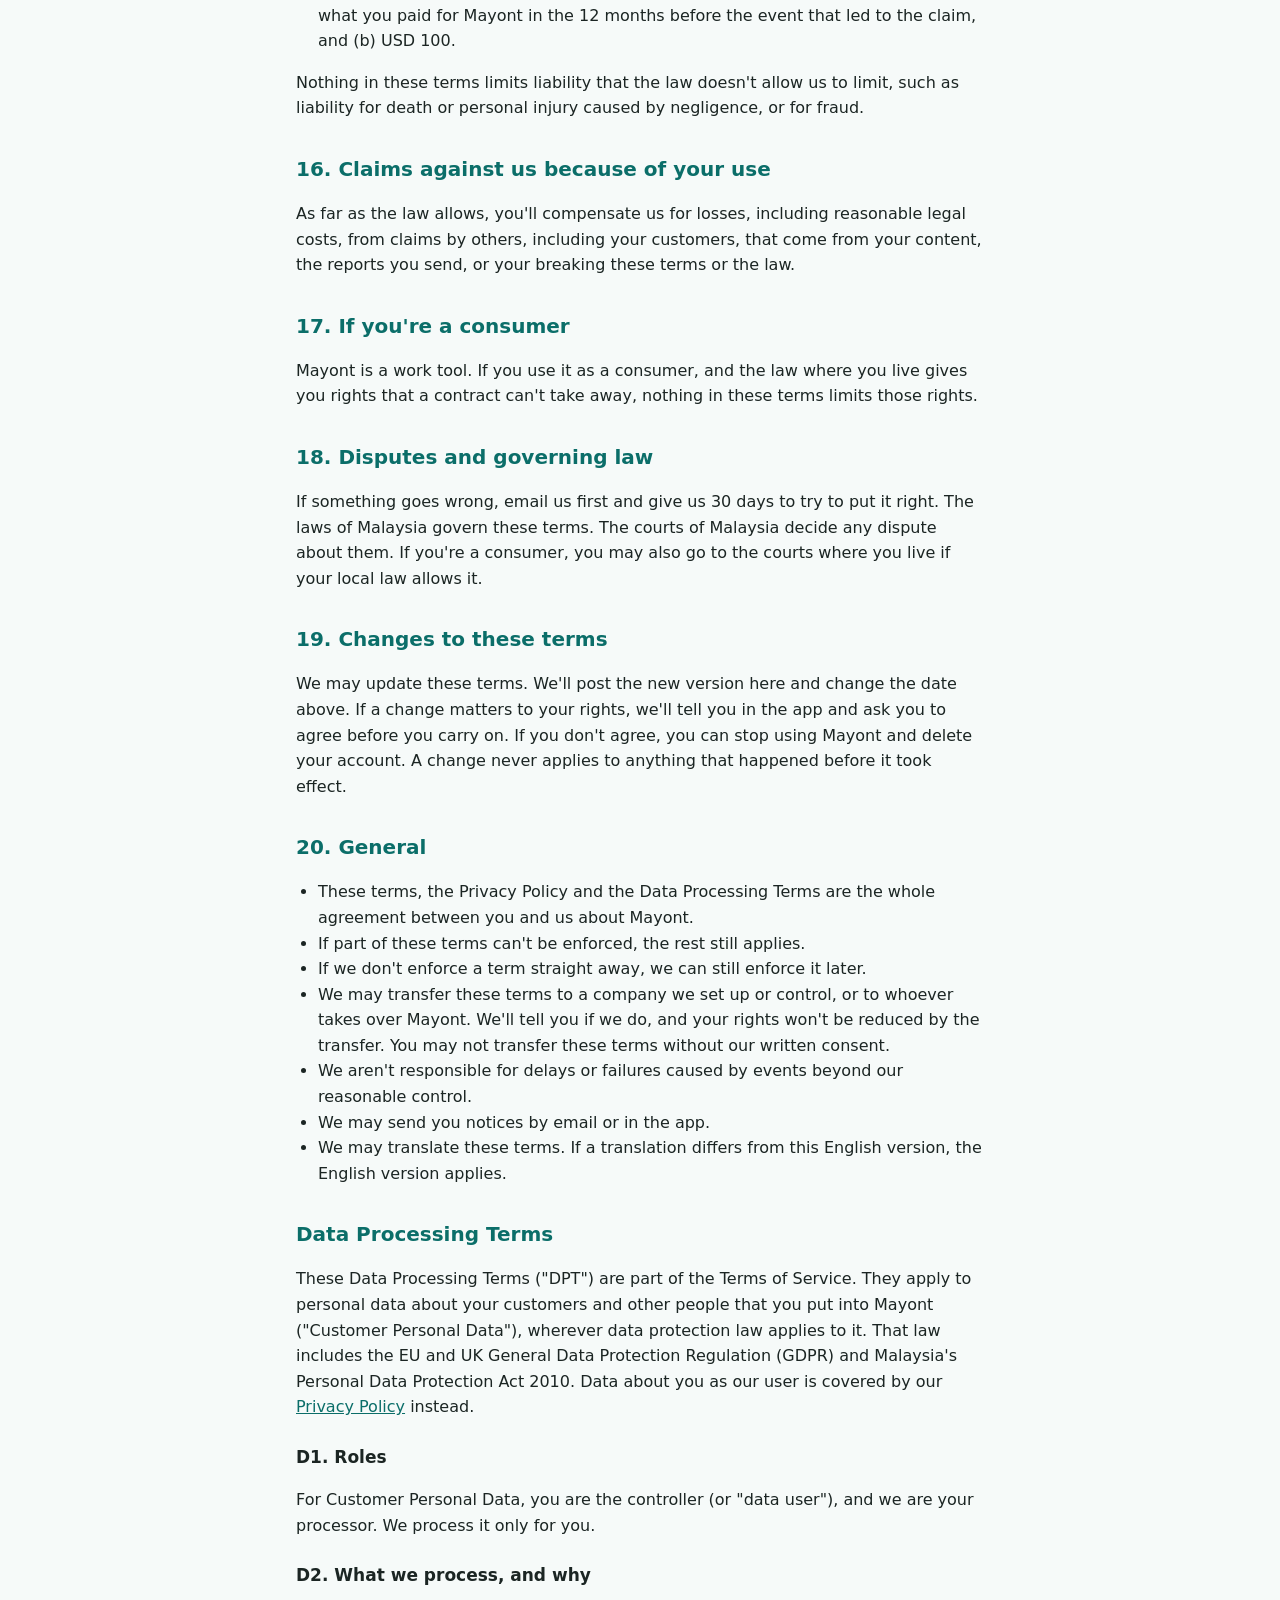
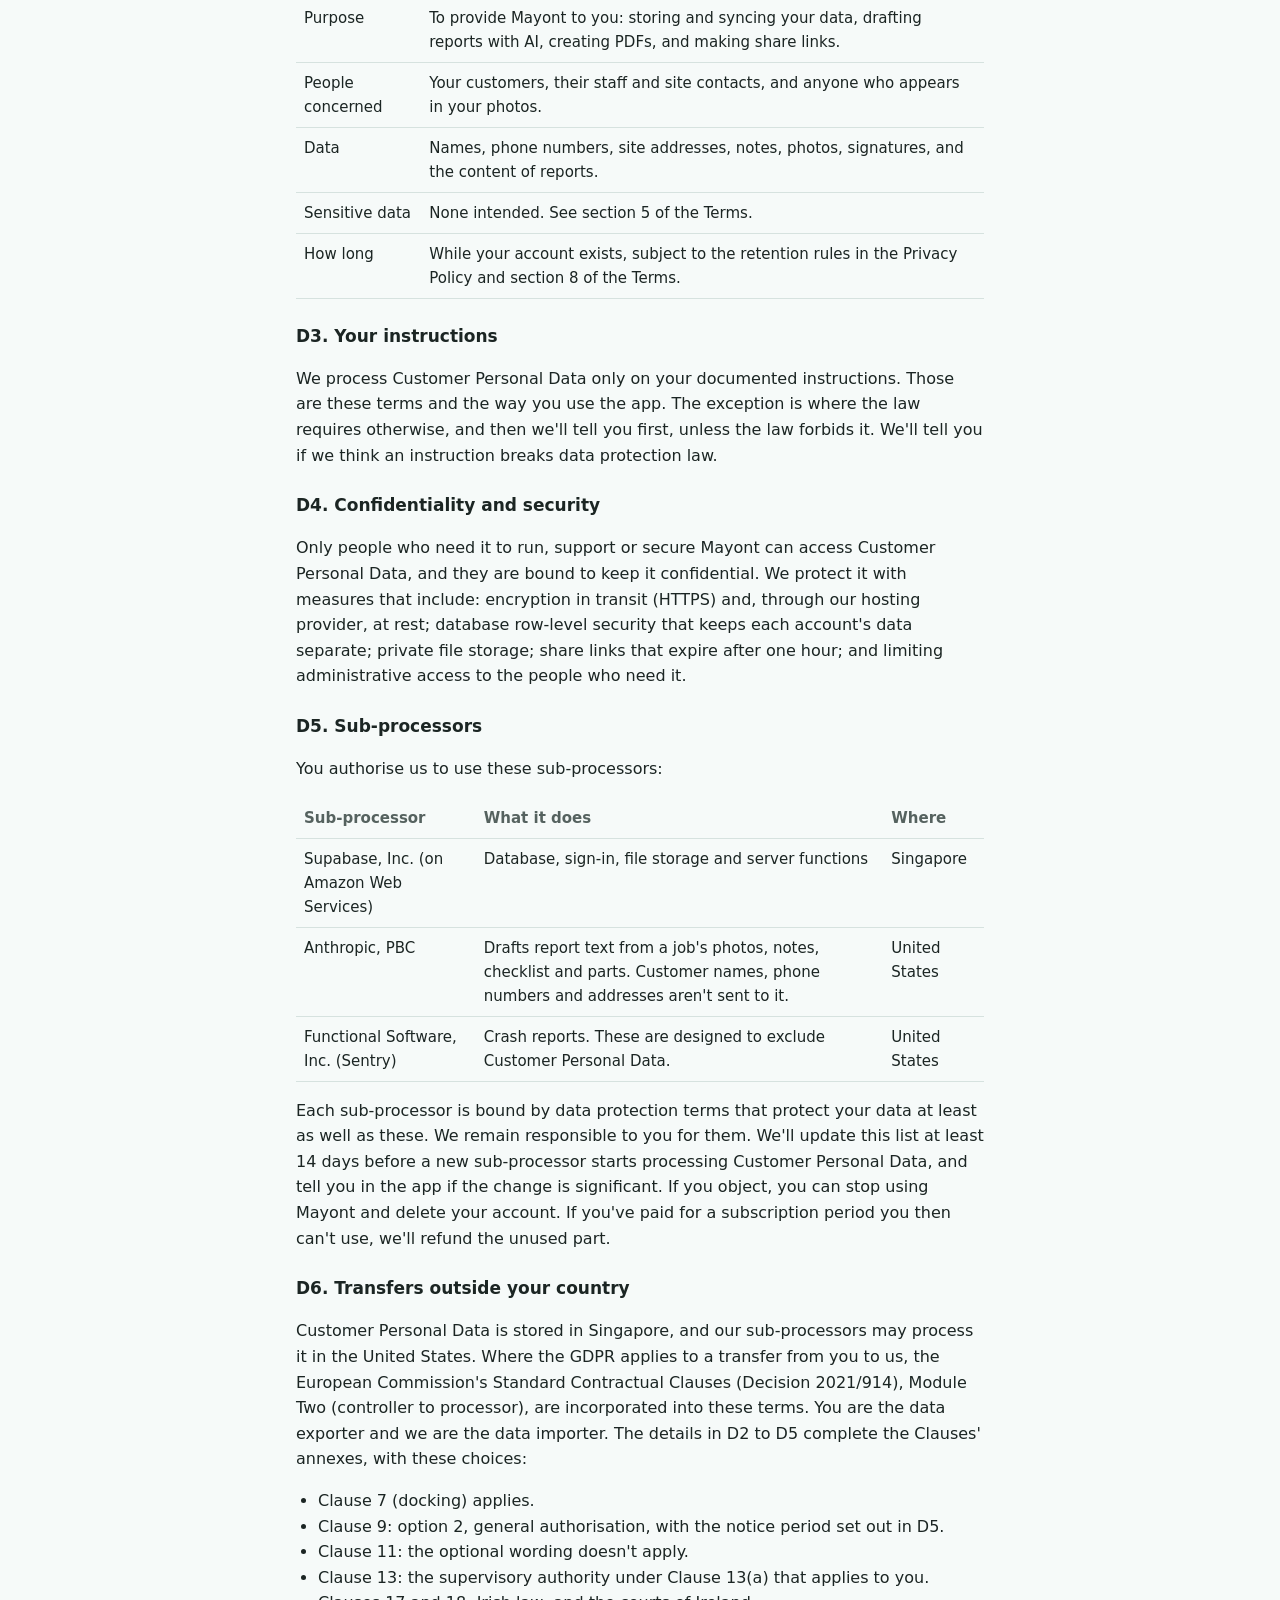
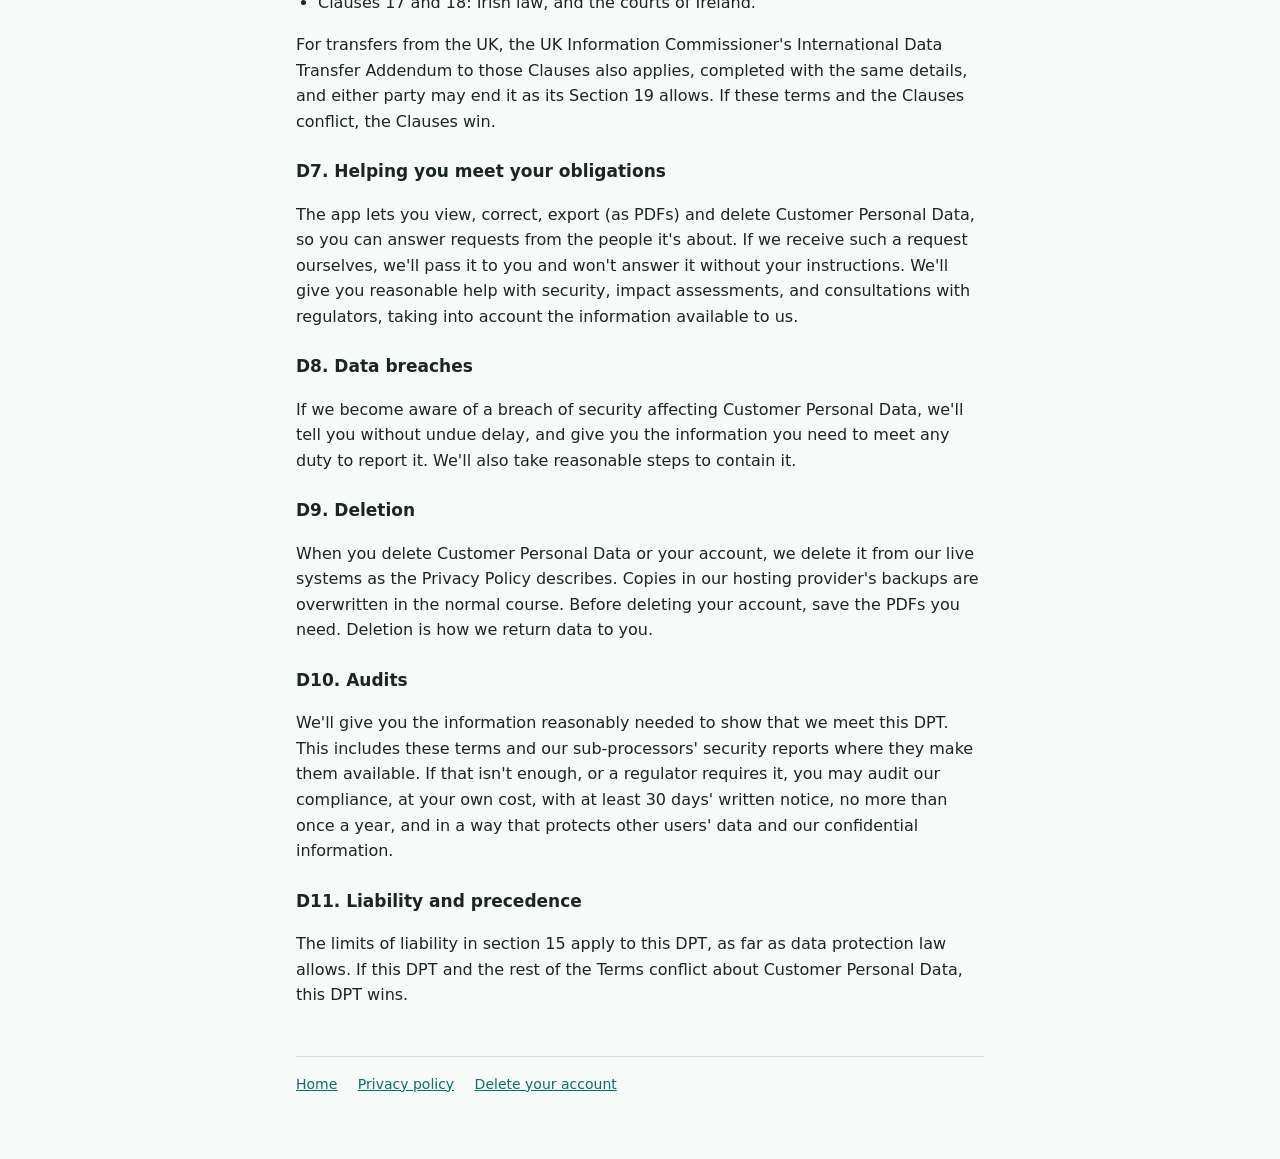
<file: terms.html>
<!doctype html>
<html lang="en">
<head>
  <meta charset="utf-8">
  <meta name="viewport" content="width=device-width, initial-scale=1">
  <title>Terms of Service · Mayont</title>
  <meta name="description" content="The terms for using Mayont, including how we process your customers' data for you.">
  <link rel="icon" href="icon.png">
  <link rel="stylesheet" href="style.css">
</head>
<body>
<main>
  <header><img src="icon.png" alt=""><a href="./">Mayont</a></header>
  <h1>Terms of Service</h1>
  <p class="muted">Last updated: 28 October 2026</p>

  <p>These terms are an agreement between you and <strong>Wu Kuan Yi</strong>, Johor Bahru,
    Malaysia ("we", "us"), who runs the Mayont app and its online service ("Mayont").
    Contact: <a href="mailto:sangjis.project@gmail.com">sangjis.project@gmail.com</a>.</p>
  <p>By signing in to Mayont or using it, you agree to these terms, our
    <a href="privacy.html">Privacy Policy</a>, and the <a href="#data-processing">Data
    Processing Terms</a> below. If you don't agree, don't use Mayont.</p>

  <div class="card">
    <p><strong>The short version.</strong> This summary helps you read the terms; it doesn't
      replace them.</p>
    <ul>
      <li>Mayont is a work tool for technicians and their businesses.</li>
      <li>AI drafts your reports, but you check them. What you send is your responsibility.</li>
      <li>Your jobs, photos and reports belong to you. We use them only to run Mayont for you.</li>
      <li>You're responsible for your customers' data. We process it for you, under the Data
        Processing Terms.</li>
      <li>Original photos leave our servers after a while. Keep the PDFs you need.</li>
      <li>Pro is paid through Google Play. Subscriptions renew until you cancel them there.</li>
      <li>Our liability is limited, as far as the law allows.</li>
    </ul>
  </div>

  <h2>1. Who can use Mayont</h2>
  <p>Mayont is for businesses and self-employed people who use it in their work. You must be
    at least 18. If you use Mayont for a company or other organisation, you confirm that you
    may accept these terms for it, and "you" includes that organisation.</p>

  <h2>2. Your account</h2>
  <p>You sign in with your email address or Google account. Keep your phone and email account
    secure: anyone who can get into them may be able to sign in as you. You're responsible for
    what happens in your account. Tell us straight away if you think someone else is using it.</p>

  <h2>3. Plans and payment</h2>
  <ul>
    <li><strong>Free plan.</strong> It includes 5 reports per calendar month (counted in UTC),
      with a "Made with Mayont" watermark on the PDF.</li>
    <li><strong>Pro.</strong> Monthly and yearly plans renew automatically at the end of each
      period until you cancel them. Cancel in Google Play at any time; Pro stays on until the
      end of the period you've paid for.</li>
    <li><strong>Lifetime.</strong> This is a single payment for Pro for as long as we offer
      Mayont. It isn't tied to your lifetime or ours. We sell a limited number of them.</li>
    <li><strong>Payment and refunds.</strong> Google Play takes payment, adds any tax, and
      handles refunds under its own terms and refund policies. We don't give refunds
      ourselves, except where these terms or the law say we must.</li>
    <li><strong>Changes.</strong> We may change prices and what each plan includes. A new price
      applies to a subscription only from a renewal after you've been told, through Google
      Play or by us, and you can cancel before it applies.</li>
  </ul>

  <h2>4. Your content</h2>
  <p>Your content is what you put into Mayont: customers, sites, jobs, photos, notes,
    checklists, parts, reports, signatures and PDFs. It belongs to you. You give us a
    worldwide, non-exclusive, royalty-free licence to store, copy, process, send and display it,
    only as needed to run Mayont for you, keep it secure, and support you. This licence ends
    when your content is deleted. We don't sell your content or use it for advertising, and
    we don't use it to train AI models.</p>
  <p>You confirm that you have the rights you need in your content, and that adding it to
    Mayont and sharing reports with your customers doesn't break the law or anyone's rights.</p>

  <h2>5. Your customers' data</h2>
  <p>When you record your customers' details, photos of their premises, and their signatures,
    you decide what to collect and why. You're responsible for it. In particular:</p>
  <ul>
    <li>You must have a lawful reason to collect and use it, such as doing and documenting the
      job your customer asked for.</li>
    <li>You must tell your customers what you collect and that reports are drafted with an AI
      service, and get their consent where the law requires it.</li>
    <li>Record only what the job needs. Don't photograph people when you don't have to. Don't
      record sensitive information, such as health details, government ID numbers or bank
      details, unless the job truly needs it and the law allows it.</li>
    <li>You must deal with your customers' requests to see, correct or delete their data. The
      app lets you edit and delete it.</li>
  </ul>
  <p>We process your customers' data only for you, as set out in the
    <a href="#data-processing">Data Processing Terms</a>.</p>

  <h2>6. AI-drafted reports</h2>
  <p>When you tap <em>Generate</em>, an AI service drafts the report from your job's photos,
    notes, checklist and parts. AI can be wrong. It can misread a photo, leave things out, or
    state something that isn't true. A draft is only a starting point:</p>
  <ul>
    <li><strong>Check and correct every report before you send it.</strong> You decide what a
      report says, and you're responsible for every report you send, including its findings,
      recommendations, prices and parts.</li>
    <li>Mayont doesn't give professional, engineering, safety or legal advice, and it doesn't
      certify work. Following the rules, standards and licences for your trade is up to you.</li>
  </ul>

  <h2>7. Signatures and reports as records</h2>
  <p>Mayont saves a drawn signature as an image on the report. It doesn't verify who signed.
    Whether a signed report is valid as a contract, an acceptance of work, or evidence depends
    on the law where you work and on your agreements with your customers. We don't promise
    that it is.</p>

  <h2>8. Keeping your data</h2>
  <p>We keep your data as described in our <a href="privacy.html">Privacy Policy</a>. In
    short:</p>
  <ul>
    <li>Original photos are removed from our servers 90 days after a job's report is sent, and
      30 days after you delete a photo or its job. The report PDF keeps the photos.</li>
    <li>A link you share to a report stops working after one hour.</li>
    <li>When you delete your account, we delete its data from our servers.</li>
  </ul>
  <p>Mayont isn't a backup or archive service. Keep your own copies of the report PDFs you need,
    for as long as you or the law need them.</p>

  <h2>9. Using Mayont fairly</h2>
  <p>Don't:</p>
  <ul>
    <li>use Mayont to break the law or anyone's rights, or to deceive anyone, for example with
      a false report;</li>
    <li>upload content that's unlawful, harmful, or that you have no right to use;</li>
    <li>try to get into other people's accounts or data, or get around our limits, security or
      payments;</li>
    <li>overload, disrupt, scrape or attack Mayont, or reach it by automated means other than the
      app;</li>
    <li>copy, change, decompile or reverse engineer the app, except where the law allows it;</li>
    <li>resell Mayont, or use it to build a competing product;</li>
    <li>use the AI features to produce content that's illegal or harmful, or that breaks our AI
      provider's usage policy.</li>
  </ul>

  <h2>10. Our app and your feedback</h2>
  <p>We own Mayont, its name, logo, design and software. We give you a personal,
    non-exclusive, non-transferable licence to use the app for your work while you follow these
    terms. If you send us feedback or ideas, we may use them freely, without paying you or
    naming you.</p>

  <h2>11. Other companies' services</h2>
  <p>Mayont works with services from other companies, such as Google Play, Google sign-in, your
    phone's speech recognition, and the apps you share reports through, like WhatsApp. Their own
    terms apply to them, and we aren't responsible for them.</p>

  <h2>12. Changes to Mayont</h2>
  <p>We keep improving Mayont, so we may add, change or remove features. We may stop supporting
    old versions of the app and ask you to update before you can carry on. If we stop offering
    Mayont altogether, we'll tell you at least 60 days in advance, so you can save your report
    PDFs.</p>

  <h2>13. Suspending or closing accounts</h2>
  <p>You can stop using Mayont and delete your account at any time in the app
    (<em>Settings → Delete account</em>), or as described on
    <a href="delete-account.html">Delete your account</a>. Deleting your account doesn't cancel
    a Google Play subscription, so cancel it there first.</p>
  <p>We may suspend or close your account if you seriously or repeatedly break these terms, if
    the law requires it, or to protect Mayont, its users or others. Where it's reasonable,
    we'll warn you first and give you time to save your PDFs. If we close your account when
    you haven't broken these terms, we'll refund the unused part of any subscription you've
    paid for.</p>

  <h2>14. No guarantees</h2>
  <p>We work hard to keep Mayont reliable, but we provide it <strong>"as is" and "as
    available"</strong>. As far as the law allows, we make no promises beyond those in these
    terms. In particular, we don't promise that Mayont will always be available, error-free or
    secure, that sync will never fail, or that AI drafts will be accurate or fit for any
    purpose.</p>

  <h2>15. Limits on our liability</h2>
  <p>As far as the law allows:</p>
  <ul>
    <li>We aren't liable for indirect or consequential losses, or for lost profits, revenue,
      business, goodwill or data.</li>
    <li>We aren't liable for the content of reports you send, or for what you or your customers
      do based on them.</li>
    <li>Our total liability to you for all claims about Mayont is limited to the greater of
      (a) what you paid for Mayont in the 12 months before the event that led to the claim,
      and (b) USD 100.</li>
  </ul>
  <p>Nothing in these terms limits liability that the law doesn't allow us to limit, such as
    liability for death or personal injury caused by negligence, or for fraud.</p>

  <h2>16. Claims against us because of your use</h2>
  <p>As far as the law allows, you'll compensate us for losses, including reasonable legal
    costs, from claims by others, including your customers, that come from your content, the
    reports you send, or your breaking these terms or the law.</p>

  <h2>17. If you're a consumer</h2>
  <p>Mayont is a work tool. If you use it as a consumer, and the law where you live gives you
    rights that a contract can't take away, nothing in these terms limits those rights.</p>

  <h2>18. Disputes and governing law</h2>
  <p>If something goes wrong, email us first and give us 30 days to try to put it right. The
    laws of Malaysia govern these terms. The courts of Malaysia decide any dispute about them.
    If you're a consumer, you may also go to the courts where you live if your local law
    allows it.</p>

  <h2>19. Changes to these terms</h2>
  <p>We may update these terms. We'll post the new version here and change the date above.
    If a change matters to your rights, we'll tell you in the app and ask you to agree before
    you carry on. If you don't agree, you can stop using Mayont and delete your account. A
    change never applies to anything that happened before it took effect.</p>

  <h2>20. General</h2>
  <ul>
    <li>These terms, the Privacy Policy and the Data Processing Terms are the whole agreement
      between you and us about Mayont.</li>
    <li>If part of these terms can't be enforced, the rest still applies.</li>
    <li>If we don't enforce a term straight away, we can still enforce it later.</li>
    <li>We may transfer these terms to a company we set up or control, or to whoever takes over
      Mayont. We'll tell you if we do, and your rights won't be reduced by the transfer. You
      may not transfer these terms without our written consent.</li>
    <li>We aren't responsible for delays or failures caused by events beyond our reasonable
      control.</li>
    <li>We may send you notices by email or in the app.</li>
    <li>We may translate these terms. If a translation differs from this English version, the
      English version applies.</li>
  </ul>

  <h2 id="data-processing">Data Processing Terms</h2>
  <p>These Data Processing Terms ("DPT") are part of the Terms of Service. They apply to
    personal data about your customers and other people that you put into Mayont ("Customer
    Personal Data"), wherever data protection law applies to it. That law includes the EU and
    UK General Data Protection Regulation (GDPR) and Malaysia's Personal Data Protection Act
    2010. Data about you as our user is covered by our <a href="privacy.html">Privacy
    Policy</a> instead.</p>

  <h3>D1. Roles</h3>
  <p>For Customer Personal Data, you are the controller (or "data user"), and we are your
    processor. We process it only for you.</p>

  <h3>D2. What we process, and why</h3>
  <table>
    <tbody>
      <tr><td>Purpose</td><td>To provide Mayont to you: storing and syncing your data, drafting
        reports with AI, creating PDFs, and making share links.</td></tr>
      <tr><td>People concerned</td><td>Your customers, their staff and site contacts, and
        anyone who appears in your photos.</td></tr>
      <tr><td>Data</td><td>Names, phone numbers, site addresses, notes, photos, signatures,
        and the content of reports.</td></tr>
      <tr><td>Sensitive data</td><td>None intended. See section 5 of the Terms.</td></tr>
      <tr><td>How long</td><td>While your account exists, subject to the retention rules in
        the Privacy Policy and section 8 of the Terms.</td></tr>
    </tbody>
  </table>

  <h3>D3. Your instructions</h3>
  <p>We process Customer Personal Data only on your documented instructions. Those are these
    terms and the way you use the app. The exception is where the law requires otherwise, and
    then we'll tell you first, unless the law forbids it. We'll tell you if we think an
    instruction breaks data protection law.</p>

  <h3>D4. Confidentiality and security</h3>
  <p>Only people who need it to run, support or secure Mayont can access Customer Personal
    Data, and they are bound to keep it confidential. We protect it with measures that include:
    encryption in transit (HTTPS) and, through our hosting provider, at rest; database
    row-level security that keeps each account's data separate; private file storage; share
    links that expire after one hour; and limiting administrative access to the people who
    need it.</p>

  <h3>D5. Sub-processors</h3>
  <p>You authorise us to use these sub-processors:</p>
  <table>
    <thead><tr><th>Sub-processor</th><th>What it does</th><th>Where</th></tr></thead>
    <tbody>
      <tr><td>Supabase, Inc. (on Amazon Web Services)</td><td>Database, sign-in, file storage
        and server functions</td><td>Singapore</td></tr>
      <tr><td>Anthropic, PBC</td><td>Drafts report text from a job's photos, notes, checklist and
        parts. Customer names, phone numbers and addresses aren't sent to it.</td><td>United
        States</td></tr>
      <tr><td>Functional Software, Inc. (Sentry)</td><td>Crash reports. These are designed to
        exclude Customer Personal Data.</td><td>United States</td></tr>
    </tbody>
  </table>
  <p>Each sub-processor is bound by data protection terms that protect your data at least as
    well as these. We remain responsible to you for them. We'll update this list at least
    14 days before a new sub-processor starts processing Customer Personal Data, and tell you
    in the app if the change is significant. If you object, you can stop using Mayont and
    delete your account. If you've paid for a subscription period you then can't use, we'll
    refund the unused part.</p>

  <h3>D6. Transfers outside your country</h3>
  <p>Customer Personal Data is stored in Singapore, and our sub-processors may process it in
    the United States. Where the GDPR applies to a transfer from you to us, the
    European Commission's Standard Contractual Clauses (Decision 2021/914), Module Two
    (controller to processor), are incorporated into these terms. You are the data exporter and
    we are the data importer. The details in D2 to D5 complete the Clauses' annexes, with these
    choices:</p>
  <ul>
    <li>Clause 7 (docking) applies.</li>
    <li>Clause 9: option 2, general authorisation, with the notice period set out in D5.</li>
    <li>Clause 11: the optional wording doesn't apply.</li>
    <li>Clause 13: the supervisory authority under Clause 13(a) that applies to you.</li>
    <li>Clauses 17 and 18: Irish law, and the courts of Ireland.</li>
  </ul>
  <p>For transfers from the UK, the UK Information Commissioner's International Data Transfer
    Addendum to those Clauses also applies, completed with the same details, and either party
    may end it as its Section 19 allows. If these terms and the Clauses conflict, the Clauses
    win.</p>

  <h3>D7. Helping you meet your obligations</h3>
  <p>The app lets you view, correct, export (as PDFs) and delete Customer Personal Data, so you
    can answer requests from the people it's about. If we receive such a request ourselves, we'll
    pass it to you and won't answer it without your instructions. We'll give you reasonable help
    with security, impact assessments, and consultations with regulators, taking into account
    the information available to us.</p>

  <h3>D8. Data breaches</h3>
  <p>If we become aware of a breach of security affecting Customer Personal Data, we'll tell
    you without undue delay, and give you the information you need to meet any duty to report
    it. We'll also take reasonable steps to contain it.</p>

  <h3>D9. Deletion</h3>
  <p>When you delete Customer Personal Data or your account, we delete it from our live systems
    as the Privacy Policy describes. Copies in our hosting provider's backups are overwritten
    in the normal course. Before deleting your account, save the PDFs you need. Deletion is how
    we return data to you.</p>

  <h3>D10. Audits</h3>
  <p>We'll give you the information reasonably needed to show that we meet this DPT. This
    includes these terms and our sub-processors' security reports where they make them
    available. If that isn't enough, or a regulator requires it, you may audit our compliance,
    at your own cost, with at least 30 days' written notice, no more than once a year, and in a
    way that protects other users' data and our confidential information.</p>

  <h3>D11. Liability and precedence</h3>
  <p>The limits of liability in section 15 apply to this DPT, as far as data protection law
    allows. If this DPT and the rest of the Terms conflict about Customer Personal Data, this
    DPT wins.</p>

  <footer>
    <a href="./">Home</a>
    <a href="privacy.html">Privacy policy</a>
    <a href="delete-account.html">Delete your account</a>
  </footer>
</main>
</body>
</html>
</file>
<file: style.css>
:root {
  --bg: #f6faf9;
  --fg: #1b2523;
  --muted: #55625f;
  --accent: #0b6e69;
  --line: #d6e2df;
  --card: #ffffff;
}
@media (prefers-color-scheme: dark) {
  :root {
    --bg: #0f1716;
    --fg: #e3ecea;
    --muted: #9fb0ac;
    --accent: #6fd3c9;
    --line: #2a3735;
    --card: #162120;
  }
}
* { box-sizing: border-box; }
body {
  margin: 0;
  background: var(--bg);
  color: var(--fg);
  font: 16px/1.6 system-ui, -apple-system, "Segoe UI", Roboto, "Noto Sans", sans-serif;
}
main { max-width: 720px; margin: 0 auto; padding: 32px 16px 64px; }
header { display: flex; align-items: center; gap: 12px; margin-bottom: 24px; }
header img { width: 48px; height: 48px; border-radius: 12px; }
header a { color: inherit; text-decoration: none; font-weight: 600; font-size: 20px; }
h1 { font-size: 28px; line-height: 1.25; margin: 0 0 4px; }
h2 { font-size: 20px; margin: 32px 0 8px; color: var(--accent); }
h3 { font-size: 17px; margin: 24px 0 4px; }
a { color: var(--accent); }
.muted { color: var(--muted); }
table { width: 100%; border-collapse: collapse; margin: 8px 0; font-size: 15px; }
th, td { text-align: left; vertical-align: top; padding: 8px; border-bottom: 1px solid var(--line); }
th { color: var(--muted); font-weight: 600; }
.card { background: var(--card); border: 1px solid var(--line); border-radius: 12px; padding: 16px 20px; margin: 16px 0; }
ol, ul { padding-left: 22px; }
footer { margin-top: 48px; padding-top: 16px; border-top: 1px solid var(--line); font-size: 14px; }
footer a { margin-right: 16px; }
@media (max-width: 520px) {
  table, thead, tbody, tr, th, td { display: block; }
  thead { display: none; }
  td { border: none; padding: 2px 0; }
  tr { border-bottom: 1px solid var(--line); padding: 8px 0; }
  td:first-child { font-weight: 600; }
}
</file>
